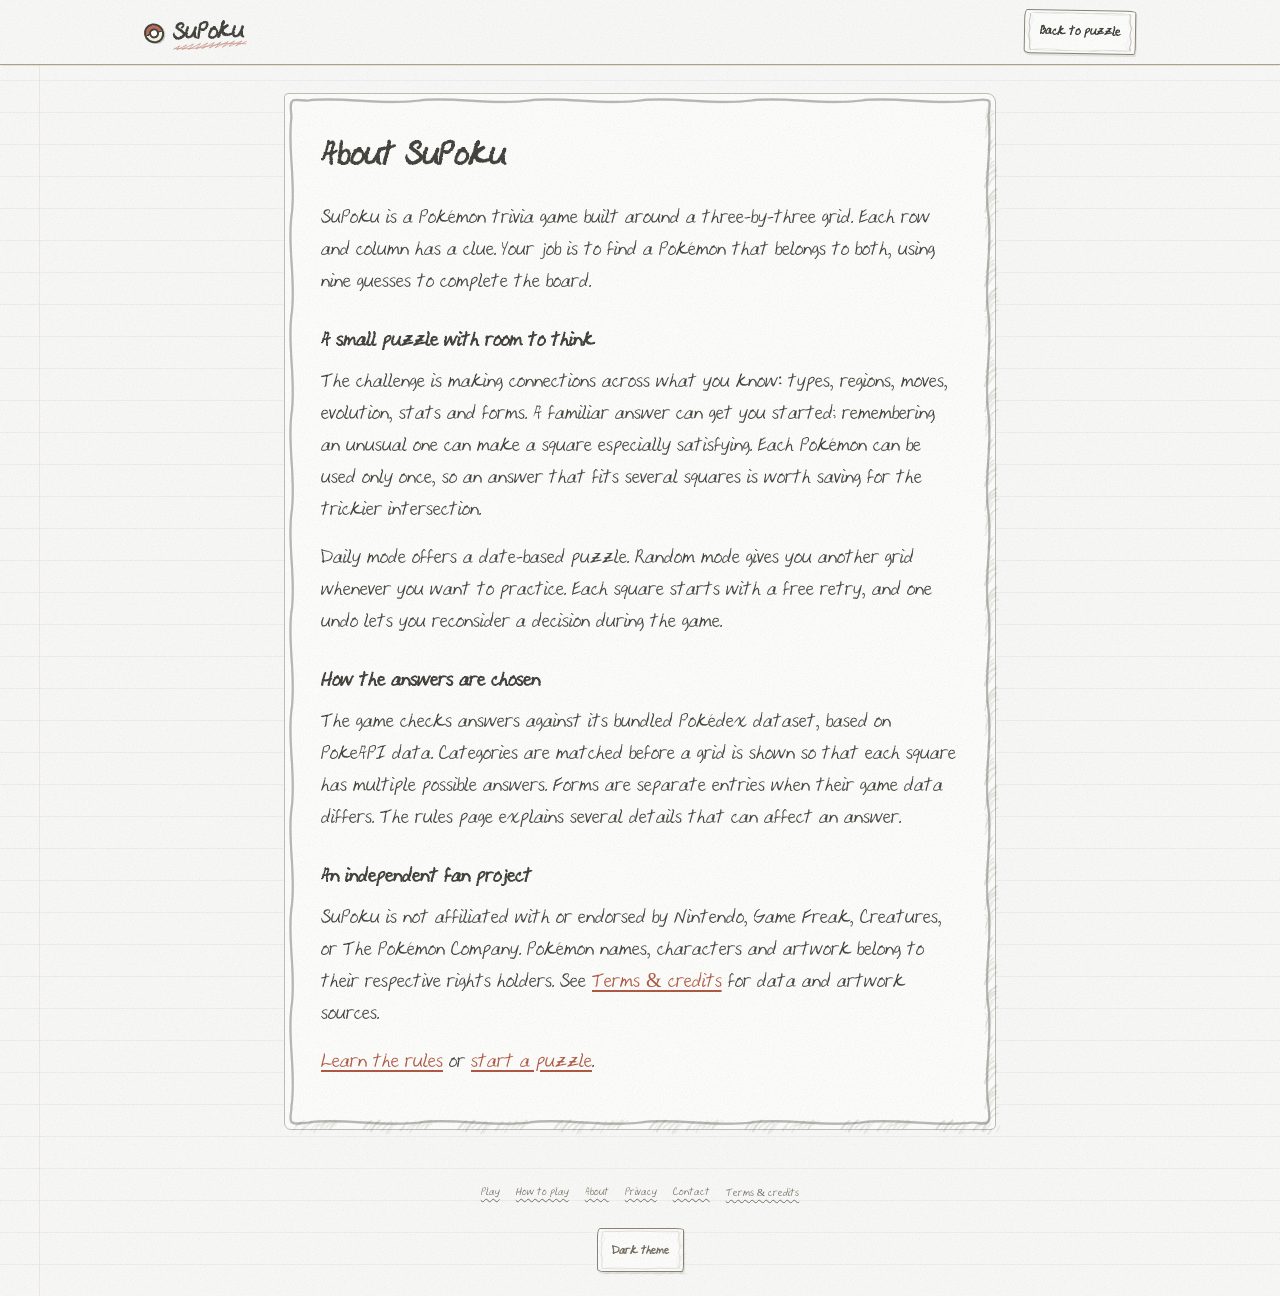
<file: about.html>
<!DOCTYPE html>
<html lang="en"><head><meta charset="utf-8">
<meta name="viewport" content="width=device-width, initial-scale=1">
<title>About SuPoku · SuPoku</title>
<meta name="description" content="An independent Pokémon trivia puzzle with a paper-and-pencil feel.">
<link rel="icon" href="assets/favicon.svg" type="image/svg+xml">
<link rel="canonical" href="https://supoku.net/about.html">
<script src="theme.js"></script><link rel="stylesheet" href="style.css"></head>
<body class="info-page"><header class="topbar"><a class="brand" href="index.html"><span class="ball" aria-hidden="true"></span> SuPoku</a><a class="pill" href="index.html">Back to puzzle</a></header>
<main class="document-page"><article><h1>About SuPoku</h1>
<p>SuPoku is a Pokémon trivia game built around a three-by-three grid. Each row and column has a clue. Your job is to find a Pokémon that belongs to both, using nine guesses to complete the board.</p>
<h2>A small puzzle with room to think</h2>
<p>The challenge is making connections across what you know: types, regions, moves, evolution, stats and forms. A familiar answer can get you started; remembering an unusual one can make a square especially satisfying. Each Pokémon can be used only once, so an answer that fits several squares is worth saving for the trickier intersection.</p>
<p>Daily mode offers a date-based puzzle. Random mode gives you another grid whenever you want to practice. Each square starts with a free retry, and one undo lets you reconsider a decision during the game.</p>
<h2>How the answers are chosen</h2>
<p>The game checks answers against its bundled Pokédex dataset, based on PokeAPI data. Categories are matched before a grid is shown so that each square has multiple possible answers. Forms are separate entries when their game data differs. The rules page explains several details that can affect an answer.</p>
<h2>An independent fan project</h2>
<p>SuPoku is not affiliated with or endorsed by Nintendo, Game Freak, Creatures, or The Pokémon Company. Pokémon names, characters and artwork belong to their respective rights holders. See <a href="terms.html">Terms &amp; credits</a> for data and artwork sources.</p>
<p><a href="how-to-play.html">Learn the rules</a> or <a href="index.html">start a puzzle</a>.</p></article></main>
<footer class="site-footer"><nav aria-label="Site information"><a href="index.html">Play</a><a href="how-to-play.html">How to play</a><a href="about.html">About</a><a href="privacy.html">Privacy</a><a href="contact.html">Contact</a><a href="terms.html">Terms & credits</a></nav></footer><div class="theme-footer"><button class="ghost" type="button" data-theme-toggle aria-pressed="false">Dark theme</button></div></body></html>
</file>
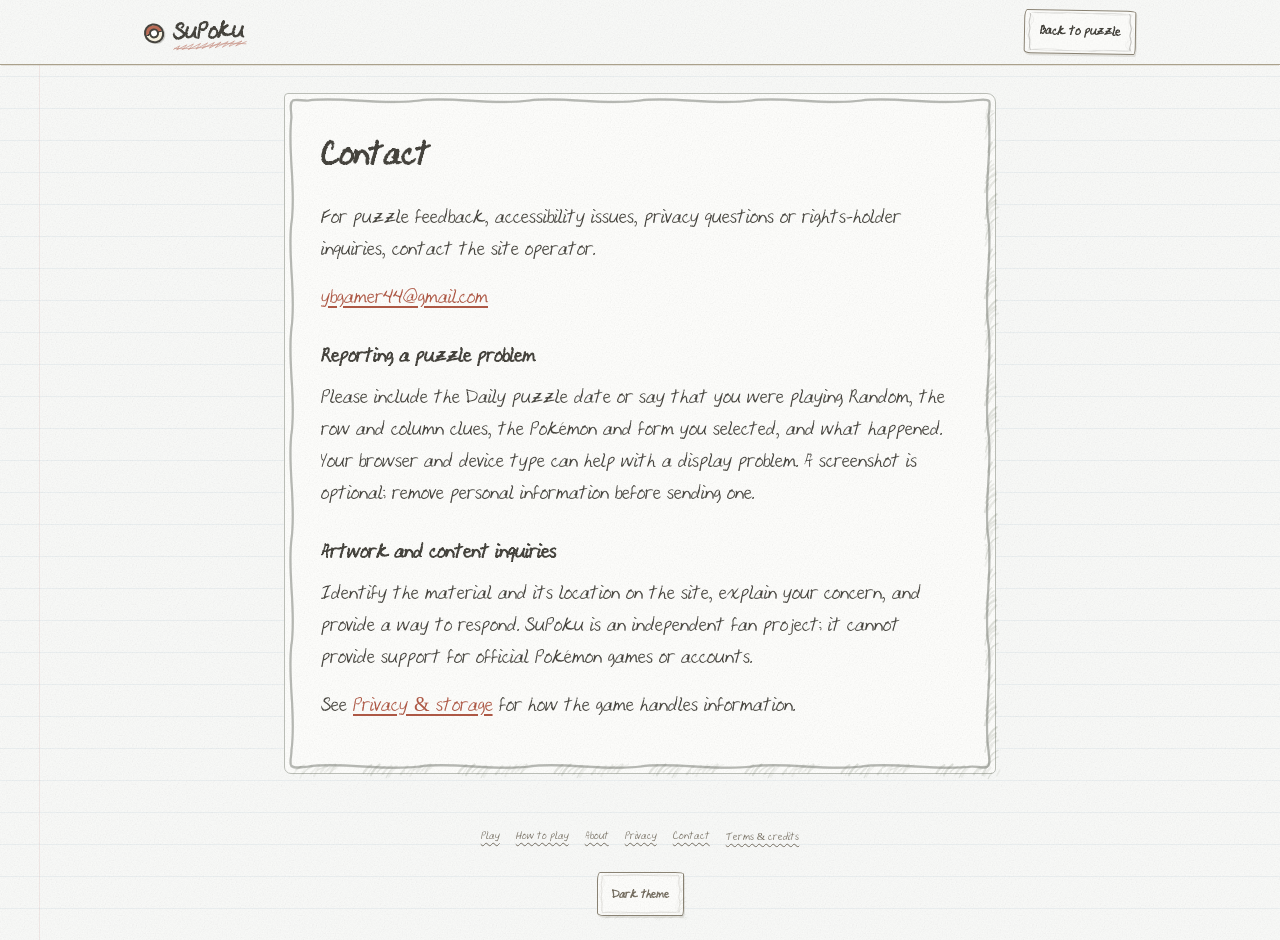
<file: contact.html>
<!DOCTYPE html>
<html lang="en"><head><meta charset="utf-8">
<meta name="viewport" content="width=device-width, initial-scale=1">
<title>Contact · SuPoku</title>
<meta name="description" content="Report a SuPoku puzzle issue or ask about privacy and content.">
<link rel="icon" href="assets/favicon.svg" type="image/svg+xml">
<link rel="canonical" href="https://supoku.net/contact.html">
<script src="theme.js"></script><link rel="stylesheet" href="style.css"></head>
<body class="info-page"><header class="topbar"><a class="brand" href="index.html"><span class="ball" aria-hidden="true"></span> SuPoku</a><a class="pill" href="index.html">Back to puzzle</a></header>
<main class="document-page"><article><h1>Contact</h1>
<p>For puzzle feedback, accessibility issues, privacy questions or rights-holder inquiries, contact the site operator.</p>
<p class="contact-address"><a href="mailto:ybgamer44@gmail.com">ybgamer44@gmail.com</a></p>
<h2>Reporting a puzzle problem</h2>
<p>Please include the Daily puzzle date or say that you were playing Random, the row and column clues, the Pokémon and form you selected, and what happened. Your browser and device type can help with a display problem. A screenshot is optional; remove personal information before sending one.</p>
<h2>Artwork and content inquiries</h2>
<p>Identify the material and its location on the site, explain your concern, and provide a way to respond. SuPoku is an independent fan project; it cannot provide support for official Pokémon games or accounts.</p>
<p>See <a href="privacy.html">Privacy &amp; storage</a> for how the game handles information.</p></article></main>
<footer class="site-footer"><nav aria-label="Site information"><a href="index.html">Play</a><a href="how-to-play.html">How to play</a><a href="about.html">About</a><a href="privacy.html">Privacy</a><a href="contact.html">Contact</a><a href="terms.html">Terms & credits</a></nav></footer><div class="theme-footer"><button class="ghost" type="button" data-theme-toggle aria-pressed="false">Dark theme</button></div></body></html>
</file>
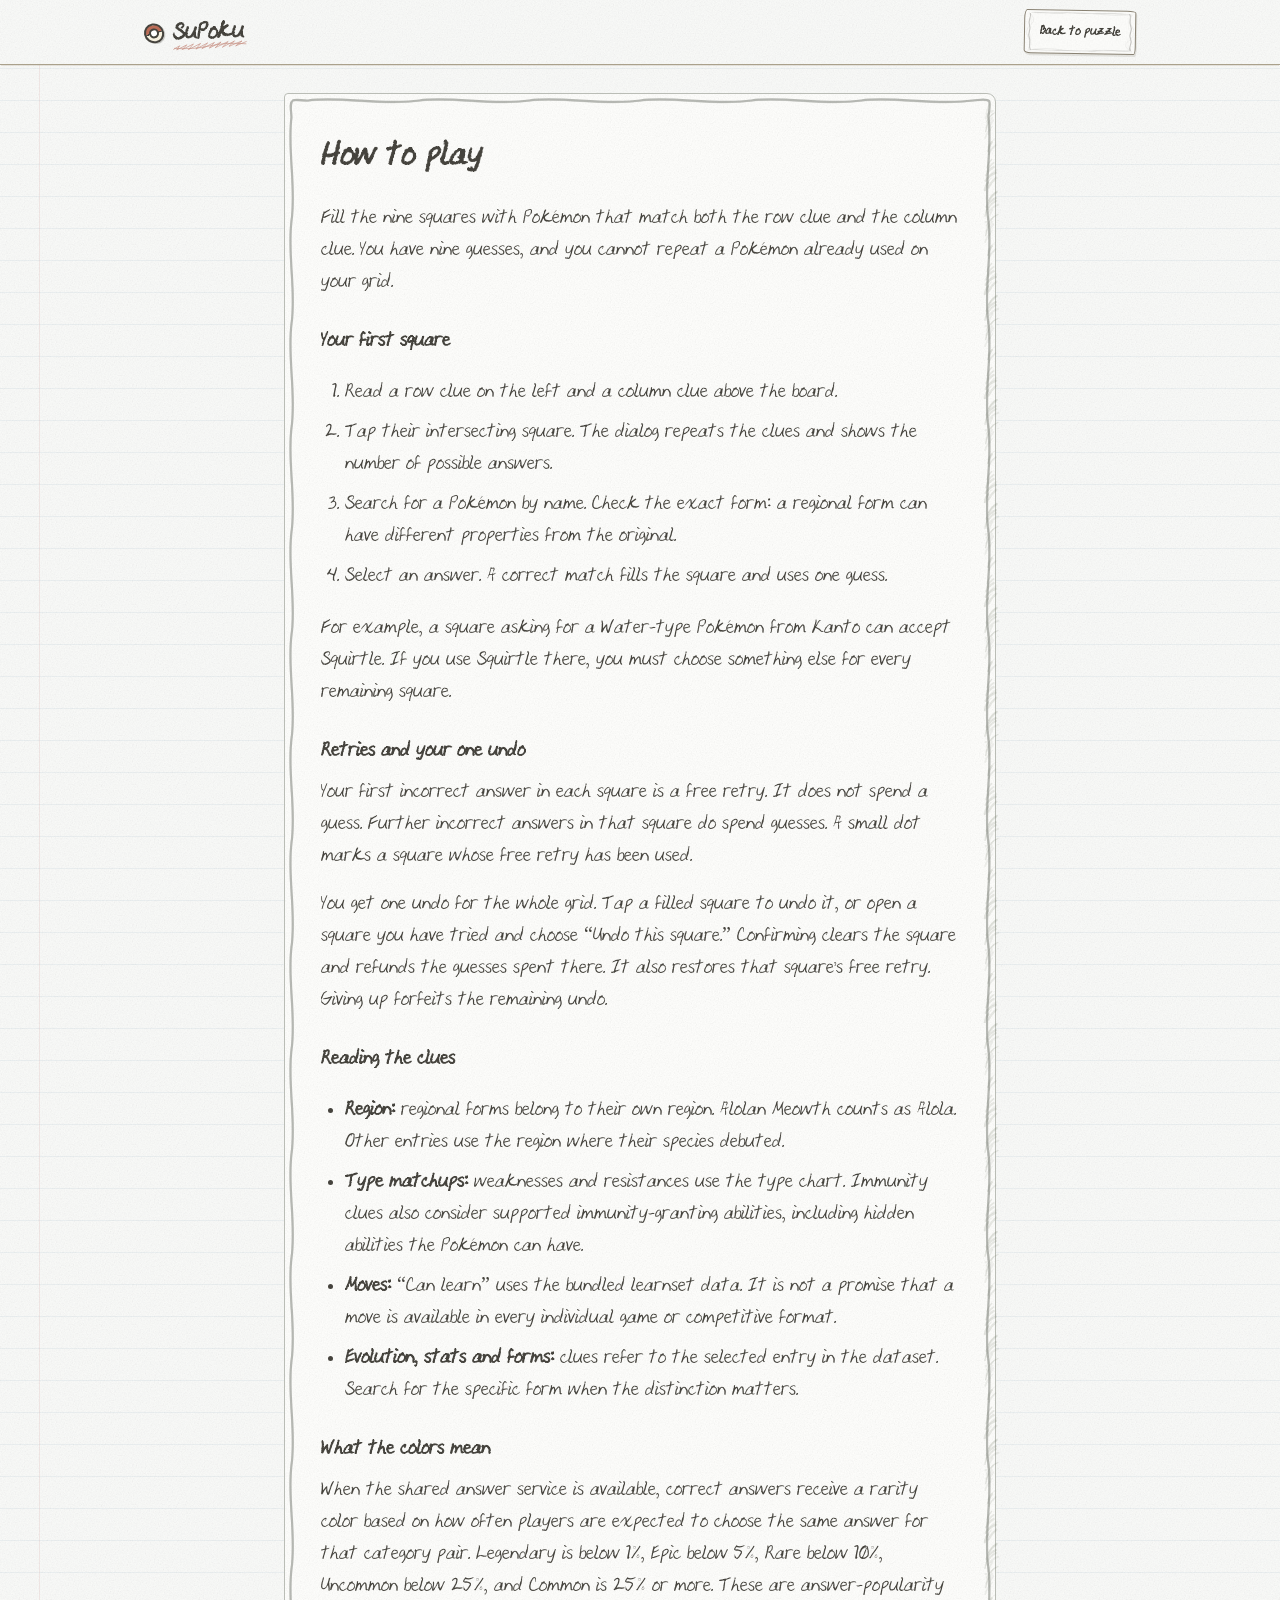
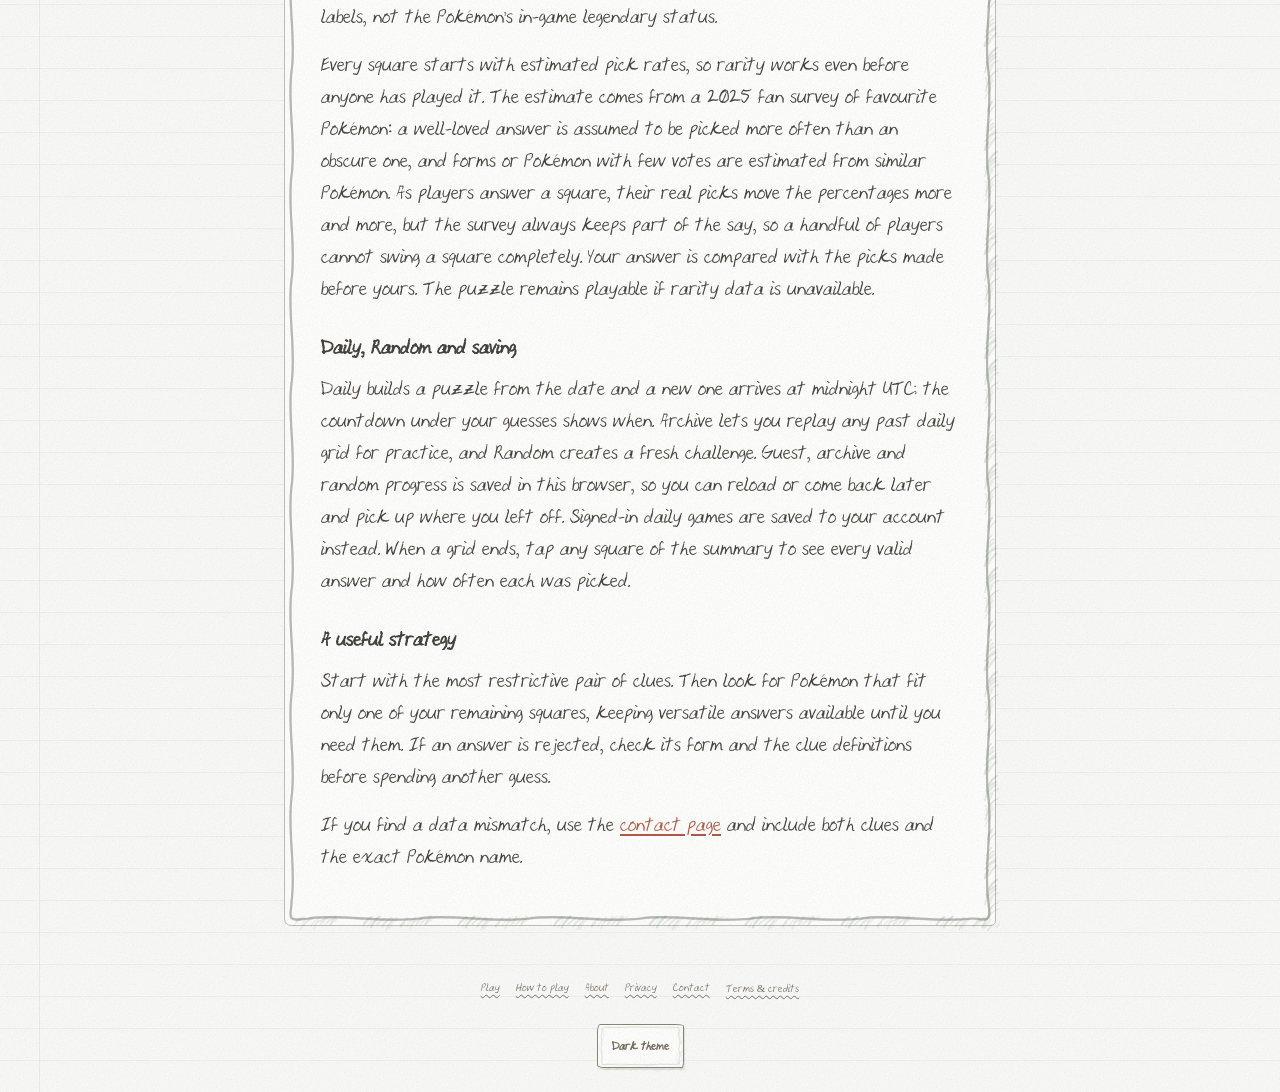
<file: how-to-play.html>
<!DOCTYPE html>
<html lang="en"><head><meta charset="utf-8">
<meta name="viewport" content="width=device-width, initial-scale=1">
<title>How to play · SuPoku</title>
<meta name="description" content="Rules, retries, undo, clue interpretation and rarity in SuPoku.">
<link rel="icon" href="assets/favicon.svg" type="image/svg+xml">
<link rel="canonical" href="https://supoku.net/how-to-play.html">
<script src="theme.js"></script><link rel="stylesheet" href="style.css"></head>
<body class="info-page"><header class="topbar"><a class="brand" href="index.html"><span class="ball" aria-hidden="true"></span> SuPoku</a><a class="pill" href="index.html">Back to puzzle</a></header>
<main class="document-page"><article><h1>How to play</h1>
<p>Fill the nine squares with Pokémon that match both the row clue and the column clue. You have nine guesses, and you cannot repeat a Pokémon already used on your grid.</p>
<h2>Your first square</h2>
<ol><li>Read a row clue on the left and a column clue above the board.</li><li>Tap their intersecting square. The dialog repeats the clues and shows the number of possible answers.</li><li>Search for a Pokémon by name. Check the exact form: a regional form can have different properties from the original.</li><li>Select an answer. A correct match fills the square and uses one guess.</li></ol>
<p>For example, a square asking for a Water-type Pokémon from Kanto can accept Squirtle. If you use Squirtle there, you must choose something else for every remaining square.</p>
<h2>Retries and your one undo</h2>
<p>Your first incorrect answer in each square is a free retry. It does not spend a guess. Further incorrect answers in that square do spend guesses. A small dot marks a square whose free retry has been used.</p>
<p>You get one undo for the whole grid. Tap a filled square to undo it, or open a square you have tried and choose “Undo this square.” Confirming clears the square and refunds the guesses spent there. It also restores that square’s free retry. Giving up forfeits the remaining undo.</p>
<h2>Reading the clues</h2>
<ul><li><strong>Region:</strong> regional forms belong to their own region. Alolan Meowth counts as Alola. Other entries use the region where their species debuted.</li><li><strong>Type matchups:</strong> weaknesses and resistances use the type chart. Immunity clues also consider supported immunity-granting abilities, including hidden abilities the Pokémon can have.</li><li><strong>Moves:</strong> “Can learn” uses the bundled learnset data. It is not a promise that a move is available in every individual game or competitive format.</li><li><strong>Evolution, stats and forms:</strong> clues refer to the selected entry in the dataset. Search for the specific form when the distinction matters.</li></ul>
<h2>What the colors mean</h2>
<p>When the shared answer service is available, correct answers receive a rarity color based on how often players are expected to choose the same answer for that category pair. Legendary is below 1%, Epic below 5%, Rare below 10%, Uncommon below 25%, and Common is 25% or more. These are answer-popularity labels, not the Pokémon’s in-game legendary status.</p>
<p>Every square starts with estimated pick rates, so rarity works even before anyone has played it. The estimate comes from a 2025 fan survey of favourite Pokémon: a well-loved answer is assumed to be picked more often than an obscure one, and forms or Pokémon with few votes are estimated from similar Pokémon. As players answer a square, their real picks move the percentages more and more, but the survey always keeps part of the say, so a handful of players cannot swing a square completely. Your answer is compared with the picks made before yours. The puzzle remains playable if rarity data is unavailable.</p>
<h2>Daily, Random and saving</h2>
<p>Daily builds a puzzle from the date and a new one arrives at midnight UTC; the countdown under your guesses shows when. Archive lets you replay any past daily grid for practice, and Random creates a fresh challenge. Guest, archive and random progress is saved in this browser, so you can reload or come back later and pick up where you left off. Signed-in daily games are saved to your account instead. When a grid ends, tap any square of the summary to see every valid answer and how often each was picked.</p>
<h2>A useful strategy</h2>
<p>Start with the most restrictive pair of clues. Then look for Pokémon that fit only one of your remaining squares, keeping versatile answers available until you need them. If an answer is rejected, check its form and the clue definitions before spending another guess.</p>
<p>If you find a data mismatch, use the <a href="contact.html">contact page</a> and include both clues and the exact Pokémon name.</p></article></main>
<footer class="site-footer"><nav aria-label="Site information"><a href="index.html">Play</a><a href="how-to-play.html">How to play</a><a href="about.html">About</a><a href="privacy.html">Privacy</a><a href="contact.html">Contact</a><a href="terms.html">Terms & credits</a></nav></footer><div class="theme-footer"><button class="ghost" type="button" data-theme-toggle aria-pressed="false">Dark theme</button></div></body></html>
</file>
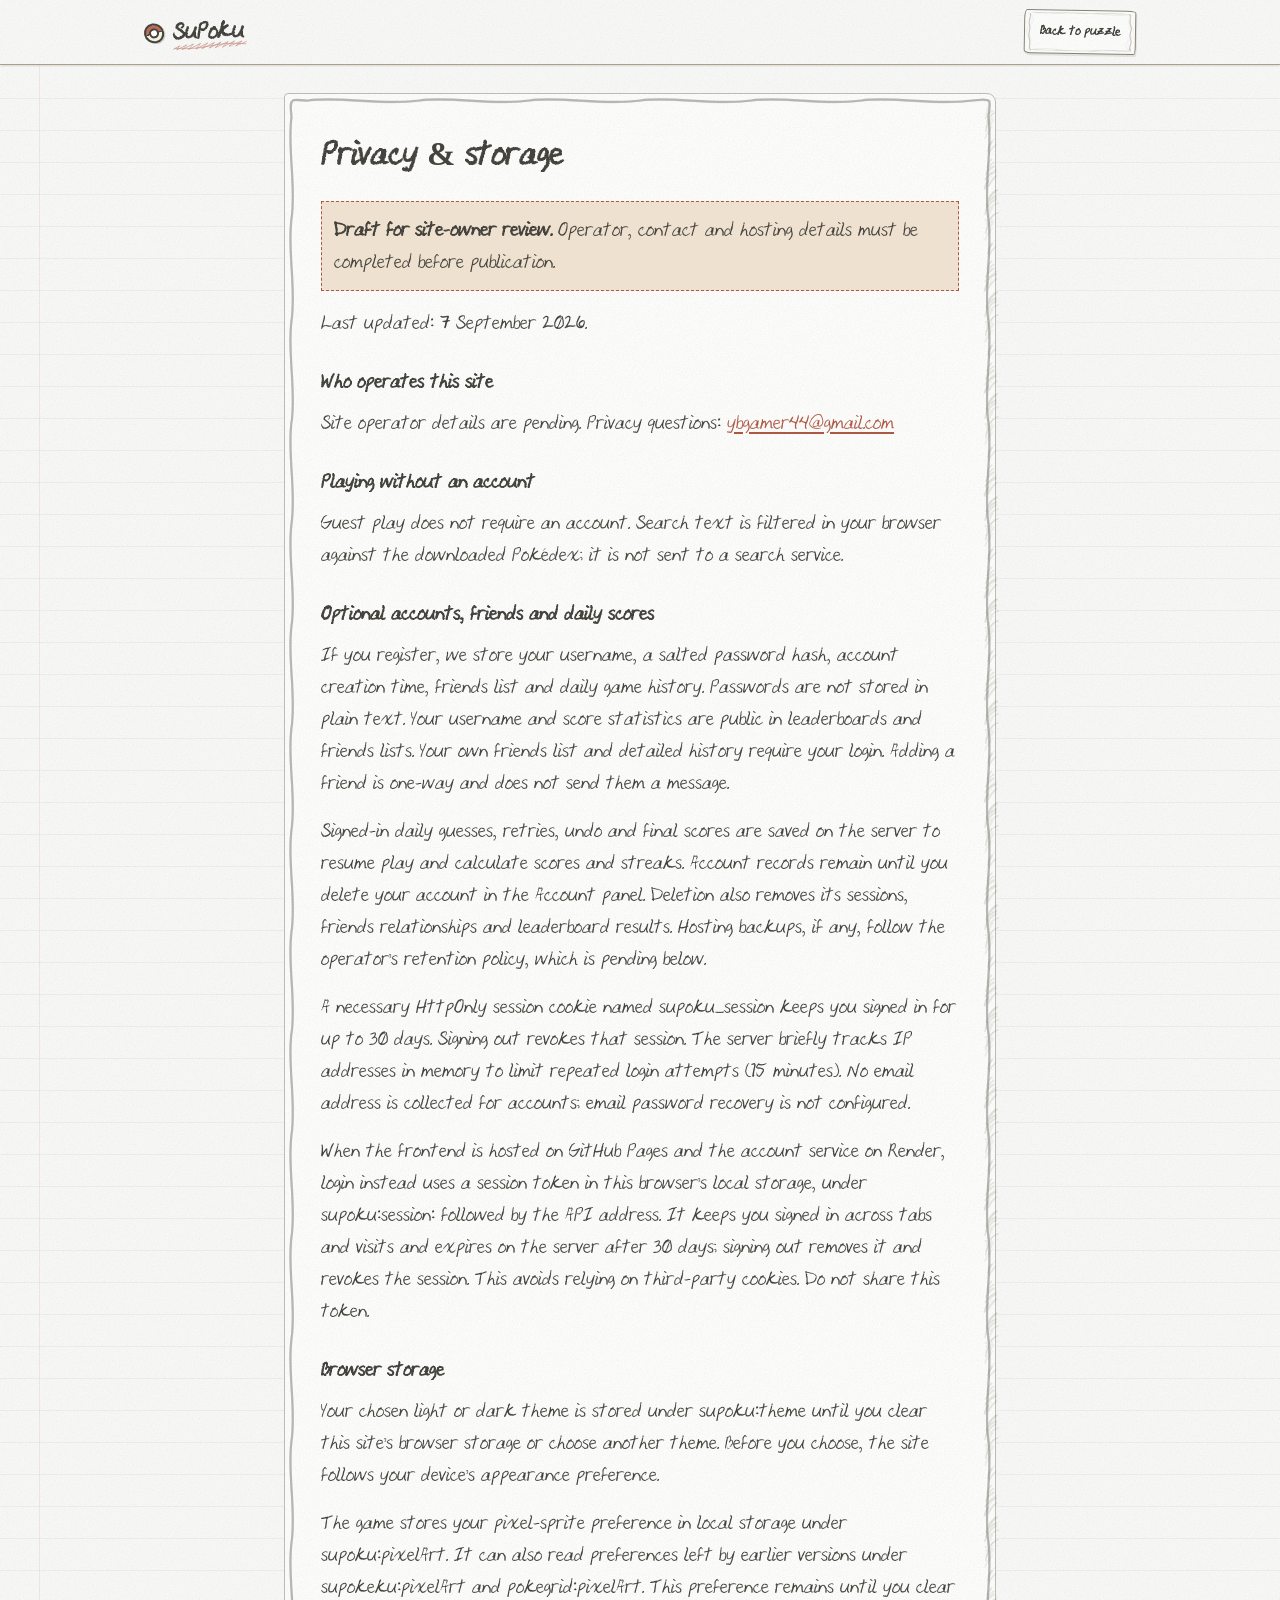
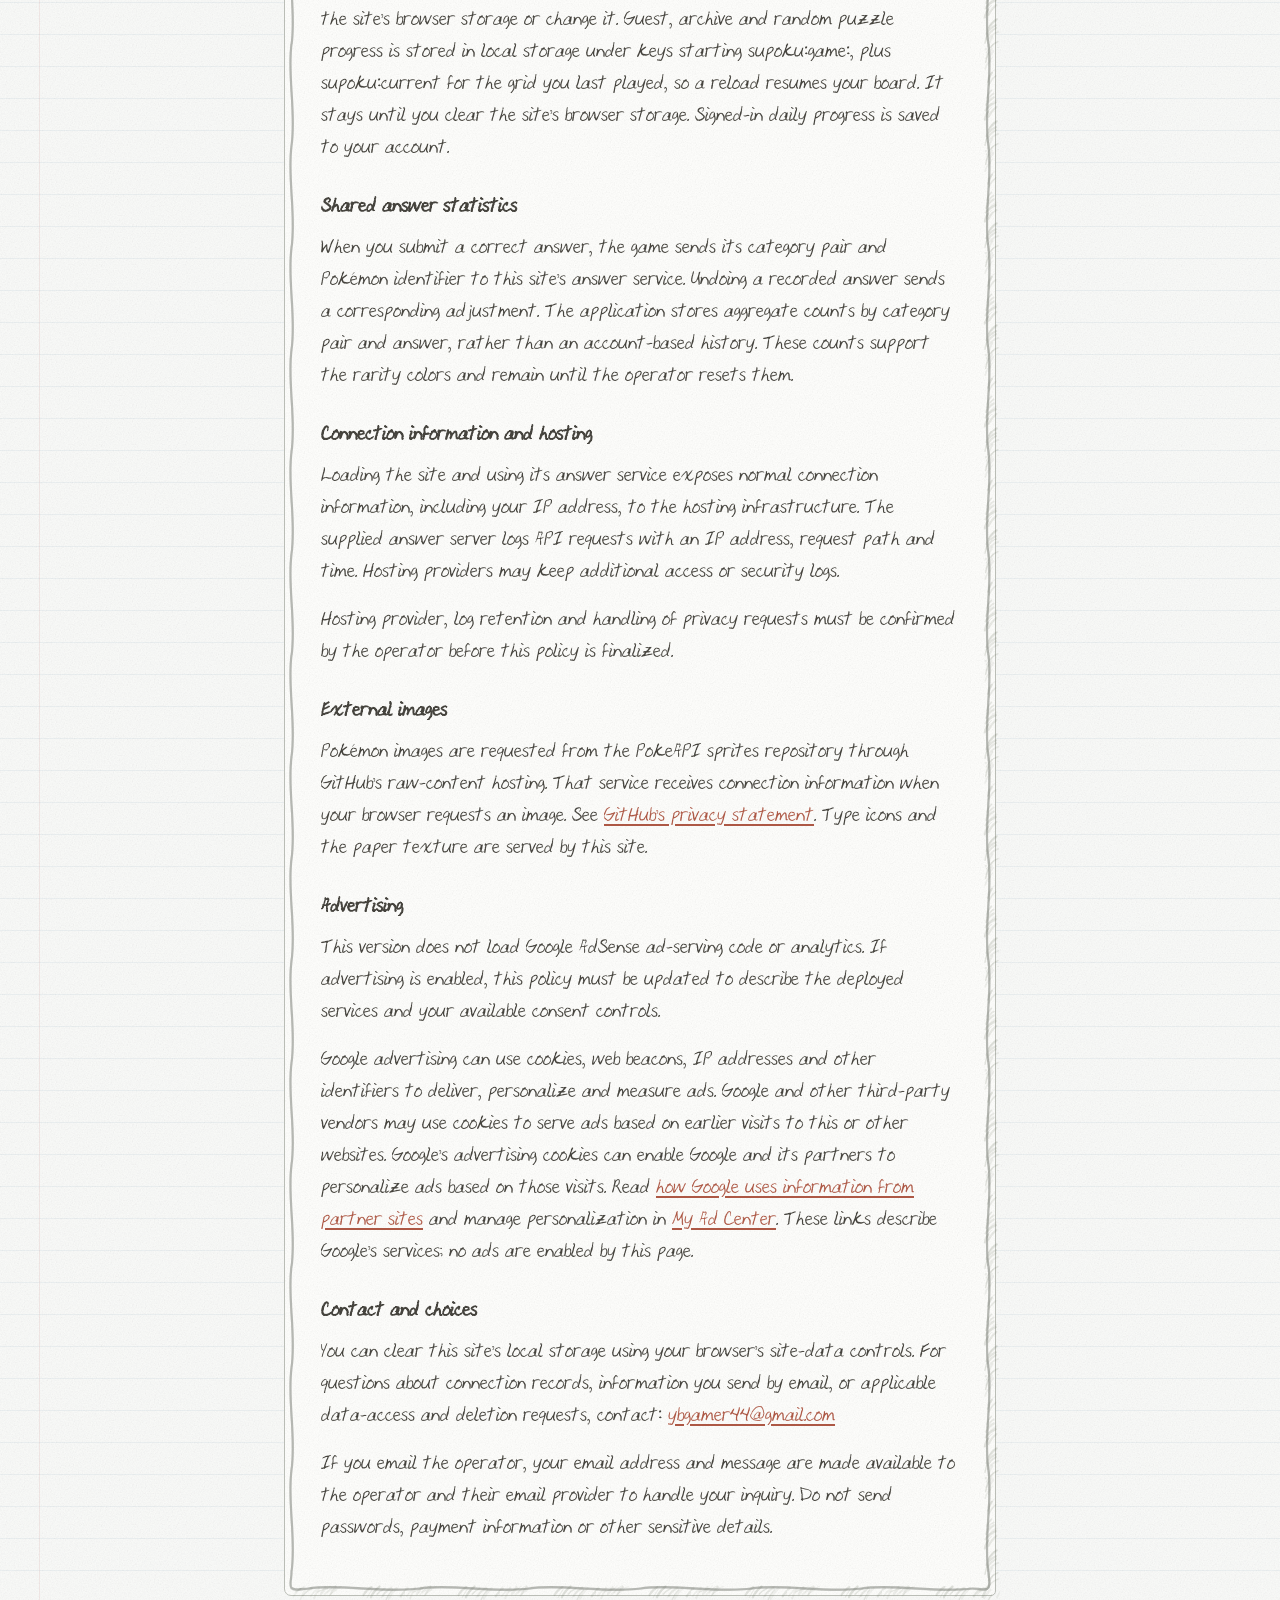
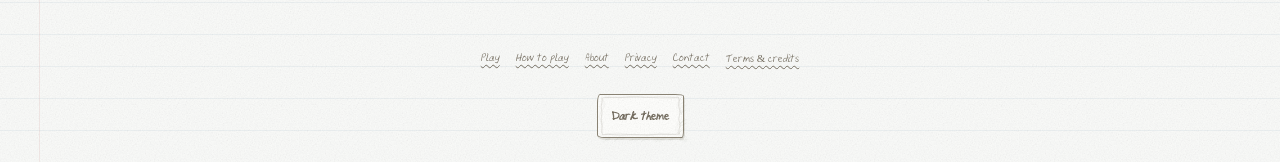
<file: privacy.html>
<!DOCTYPE html>
<html lang="en"><head><meta charset="utf-8">
<meta name="viewport" content="width=device-width, initial-scale=1">
<title>Privacy &amp; storage · SuPoku</title>
<meta name="description" content="How SuPoku uses browser storage, answer tallies and external image hosting.">
<link rel="icon" href="assets/favicon.svg" type="image/svg+xml">
<link rel="canonical" href="https://supoku.net/privacy.html">
<meta name="robots" content="noindex"><script src="theme.js"></script><link rel="stylesheet" href="style.css"></head>
<body class="info-page"><header class="topbar"><a class="brand" href="index.html"><span class="ball" aria-hidden="true"></span> SuPoku</a><a class="pill" href="index.html">Back to puzzle</a></header>
<main class="document-page"><article><h1>Privacy &amp; storage</h1><p class="draft-note"><strong>Draft for site-owner review.</strong> Operator, contact and hosting details must be completed before publication.</p>
<p>Last updated: 7 September 2026.</p>
<h2>Who operates this site</h2><p>Site operator details are pending. Privacy questions: <a href="mailto:ybgamer44@gmail.com">ybgamer44@gmail.com</a></p>
<h2>Playing without an account</h2>
<p>Guest play does not require an account. Search text is filtered in your browser against the downloaded Pokédex; it is not sent to a search service.</p>
<h2>Optional accounts, friends and daily scores</h2>
<p>If you register, we store your username, a salted password hash, account creation time, friends list and daily game history. Passwords are not stored in plain text. Your username and score statistics are public in leaderboards and friends lists. Your own friends list and detailed history require your login. Adding a friend is one-way and does not send them a message.</p>
<p>Signed-in daily guesses, retries, undo and final scores are saved on the server to resume play and calculate scores and streaks. Account records remain until you delete your account in the Account panel. Deletion also removes its sessions, friends relationships and leaderboard results. Hosting backups, if any, follow the operator’s retention policy, which is pending below.</p>
<p>A necessary HttpOnly session cookie named <code>supoku_session</code> keeps you signed in for up to 30 days. Signing out revokes that session. The server briefly tracks IP addresses in memory to limit repeated login attempts (15 minutes). No email address is collected for accounts; email password recovery is not configured.</p>
<p>When the frontend is hosted on GitHub Pages and the account service on Render, login instead uses a session token in this browser’s local storage, under <code>supoku:session:</code> followed by the API address. It keeps you signed in across tabs and visits and expires on the server after 30 days; signing out removes it and revokes the session. This avoids relying on third-party cookies. Do not share this token.</p>
<h2>Browser storage</h2>
<p>Your chosen light or dark theme is stored under <code>supoku:theme</code> until you clear this site’s browser storage or choose another theme. Before you choose, the site follows your device’s appearance preference.</p>
<p>The game stores your pixel-sprite preference in local storage under <code>supoku:pixelArt</code>. It can also read preferences left by earlier versions under <code>supokeku:pixelArt</code> and <code>pokegrid:pixelArt</code>. This preference remains until you clear the site’s browser storage or change it. Guest, archive and random puzzle progress is stored in local storage under keys starting <code>supoku:game:</code>, plus <code>supoku:current</code> for the grid you last played, so a reload resumes your board. It stays until you clear the site’s browser storage. Signed-in daily progress is saved to your account.</p>
<h2>Shared answer statistics</h2>
<p>When you submit a correct answer, the game sends its category pair and Pokémon identifier to this site’s answer service. Undoing a recorded answer sends a corresponding adjustment. The application stores aggregate counts by category pair and answer, rather than an account-based history. These counts support the rarity colors and remain until the operator resets them.</p>
<h2>Connection information and hosting</h2>
<p>Loading the site and using its answer service exposes normal connection information, including your IP address, to the hosting infrastructure. The supplied answer server logs API requests with an IP address, request path and time. Hosting providers may keep additional access or security logs.</p>
<p>Hosting provider, log retention and handling of privacy requests must be confirmed by the operator before this policy is finalized.</p>
<h2>External images</h2>
<p>Pokémon images are requested from the PokeAPI sprites repository through GitHub’s raw-content hosting. That service receives connection information when your browser requests an image. See <a href="https://docs.github.com/en/site-policy/privacy-policies/github-general-privacy-statement">GitHub’s privacy statement</a>. Type icons and the paper texture are served by this site.</p>
<h2>Advertising</h2>
<p>This version does not load Google AdSense ad-serving code or analytics. If advertising is enabled, this policy must be updated to describe the deployed services and your available consent controls.</p>
<p>Google advertising can use cookies, web beacons, IP addresses and other identifiers to deliver, personalize and measure ads. Google and other third-party vendors may use cookies to serve ads based on earlier visits to this or other websites. Google’s advertising cookies can enable Google and its partners to personalize ads based on those visits. Read <a href="https://policies.google.com/technologies/partner-sites">how Google uses information from partner sites</a> and manage personalization in <a href="https://myadcenter.google.com/">My Ad Center</a>. These links describe Google’s services; no ads are enabled by this page.</p>
<h2>Contact and choices</h2>
<p>You can clear this site’s local storage using your browser’s site-data controls. For questions about connection records, information you send by email, or applicable data-access and deletion requests, contact: <a href="mailto:ybgamer44@gmail.com">ybgamer44@gmail.com</a></p>
<p>If you email the operator, your email address and message are made available to the operator and their email provider to handle your inquiry. Do not send passwords, payment information or other sensitive details.</p></article></main>
<footer class="site-footer"><nav aria-label="Site information"><a href="index.html">Play</a><a href="how-to-play.html">How to play</a><a href="about.html">About</a><a href="privacy.html">Privacy</a><a href="contact.html">Contact</a><a href="terms.html">Terms & credits</a></nav></footer><div class="theme-footer"><button class="ghost" type="button" data-theme-toggle aria-pressed="false">Dark theme</button></div></body></html>
</file>
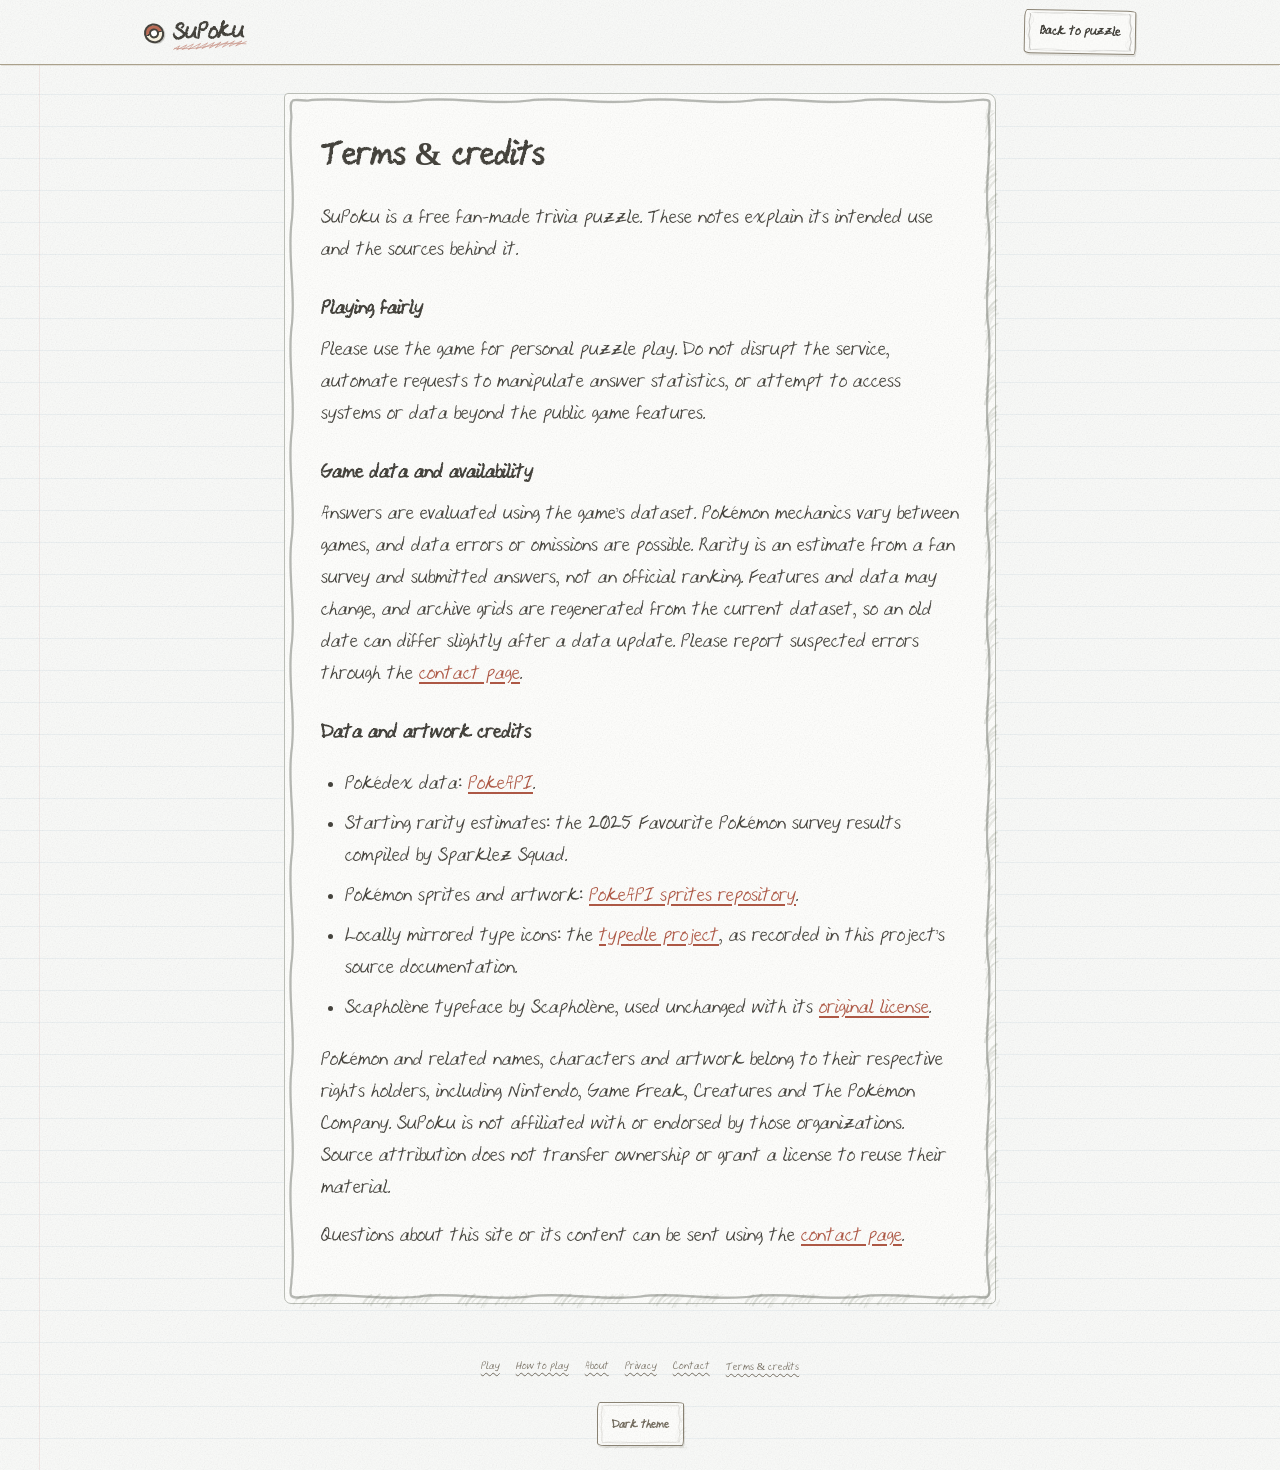
<file: terms.html>
<!DOCTYPE html>
<html lang="en"><head><meta charset="utf-8">
<meta name="viewport" content="width=device-width, initial-scale=1">
<title>Terms &amp; credits · SuPoku</title>
<meta name="description" content="Use of SuPoku and acknowledgment of its data and artwork sources.">
<link rel="icon" href="assets/favicon.svg" type="image/svg+xml">
<link rel="canonical" href="https://supoku.net/terms.html">
<script src="theme.js"></script><link rel="stylesheet" href="style.css"></head>
<body class="info-page"><header class="topbar"><a class="brand" href="index.html"><span class="ball" aria-hidden="true"></span> SuPoku</a><a class="pill" href="index.html">Back to puzzle</a></header>
<main class="document-page"><article><h1>Terms &amp; credits</h1>
<p>SuPoku is a free fan-made trivia puzzle. These notes explain its intended use and the sources behind it.</p>
<h2>Playing fairly</h2>
<p>Please use the game for personal puzzle play. Do not disrupt the service, automate requests to manipulate answer statistics, or attempt to access systems or data beyond the public game features.</p>
<h2>Game data and availability</h2>
<p>Answers are evaluated using the game’s dataset. Pokémon mechanics vary between games, and data errors or omissions are possible. Rarity is an estimate from a fan survey and submitted answers, not an official ranking. Features and data may change, and archive grids are regenerated from the current dataset, so an old date can differ slightly after a data update. Please report suspected errors through the <a href="contact.html">contact page</a>.</p>
<h2>Data and artwork credits</h2>
<ul><li>Pokédex data: <a href="https://github.com/PokeAPI/pokeapi">PokeAPI</a>.</li><li>Starting rarity estimates: the 2025 Favourite Pokémon survey results compiled by Sparklez Squad.</li><li>Pokémon sprites and artwork: <a href="https://github.com/PokeAPI/sprites">PokeAPI sprites repository</a>.</li><li>Locally mirrored type icons: the <a href="https://github.com/yousif720/typedle">typedle project</a>, as recorded in this project’s source documentation.</li><li>Scapholène typeface by Scapholène, used unchanged with its <a href="assets/fonts/LICENSE_Scapholene.txt">original license</a>.</li></ul>
<p>Pokémon and related names, characters and artwork belong to their respective rights holders, including Nintendo, Game Freak, Creatures and The Pokémon Company. SuPoku is not affiliated with or endorsed by those organizations. Source attribution does not transfer ownership or grant a license to reuse their material.</p>
<p>Questions about this site or its content can be sent using the <a href="contact.html">contact page</a>.</p></article></main>
<footer class="site-footer"><nav aria-label="Site information"><a href="index.html">Play</a><a href="how-to-play.html">How to play</a><a href="about.html">About</a><a href="privacy.html">Privacy</a><a href="contact.html">Contact</a><a href="terms.html">Terms & credits</a></nav></footer><div class="theme-footer"><button class="ghost" type="button" data-theme-toggle aria-pressed="false">Dark theme</button></div></body></html>
</file>
<file: style.css>
@font-face {
  font-family: "Scapholene";
  src: url("assets/fonts/Scapholene.ttf") format("truetype");
  font-weight: 400;
  font-style: normal;
  font-display: swap;
}

:root {
  --bg: #f3efe5;
  --card: #faf7ef;
  --ink: #45433d;
  --muted: #756e61;
  --line: #bab2a1;
  --accent: #ad5845;
  --bad: #a34449;

  --radius: 14px;
  --radius-sm: 10px;

  /* Board metrics. The row-header column is narrower than the play squares so
     the squares get the space, and the Pokemon sits small inside its square. */
  --cell: 116px;
  --head: 96px;
  --gap: 8px;
  --mon: 54px;

  --shadow-sm: 0 1px 2px rgba(16, 24, 40, .05);
  --shadow-md: 0 4px 14px rgba(16, 24, 40, .07);
  --shadow-lg: 0 18px 46px rgba(16, 24, 40, .22);
}

* { box-sizing: border-box; }

/* author display rules must not defeat the hidden attribute */
[hidden] { display: none !important; }

body {
  margin: 0;
  font-family: "Segoe Print", "Bradley Hand", "Chalkboard SE", cursive;
  background: var(--bg);
  color: var(--ink);
  -webkit-font-smoothing: antialiased;
  -webkit-tap-highlight-color: transparent;
}

button { font-family: inherit; }

/* ------------------------------------------------------------- topbar --- */
.topbar {
  display: flex; align-items: center; justify-content: space-between;
  gap: 16px; padding: 11px 20px;
  background: var(--card); border-bottom: 1px solid var(--line);
  position: sticky; top: 0; z-index: 40;
}
.brand {
  display: flex; align-items: center; gap: 9px;
  font-size: 18px; font-weight: 800; letter-spacing: -.01em;
}
.ball {
  width: 20px; height: 20px; border-radius: 50%; flex: none;
  background: linear-gradient(180deg, var(--accent) 0 48%, #fff 48% 52%, #f3f5f8 52% 100%);
  border: 2px solid var(--ink); position: relative;
}
.ball::after {
  content: ""; position: absolute; inset: 0; margin: auto;
  width: 6px; height: 6px; border-radius: 50%;
  background: #fff; border: 2px solid var(--ink);
}
.topbar-actions { display: flex; gap: 7px; align-items: center; }

.pill {
  border: 1px solid var(--line); background: var(--card); color: var(--muted);
  font: inherit; font-size: 13px; font-weight: 600;
  padding: 7px 15px; border-radius: 999px; cursor: pointer;
  transition: background .12s, color .12s, border-color .12s;
}
.pill:hover { color: var(--ink); }
.pill.is-active { background: var(--ink); border-color: var(--ink); color: #fff; }

/* ------------------------------------------------------------ settings --- */
.settings { position: relative; }
.cog {
  display: flex; align-items: center; justify-content: center;
  width: 33px; height: 33px; padding: 0;
  border: 1px solid var(--line); border-radius: 50%;
  background: var(--card); color: var(--muted); cursor: pointer;
  transition: color .12s, border-color .12s;
}
.cog:hover, .cog[aria-expanded="true"] { color: var(--ink); border-color: var(--muted); }

.settings-pop {
  position: absolute; top: 42px; right: 0; z-index: 60;
  width: 212px; padding: 13px 14px;
  background: var(--card); border: 1px solid var(--line);
  border-radius: 12px; box-shadow: var(--shadow-lg);
}
.set-title {
  font-size: 10px; font-weight: 700; letter-spacing: .08em;
  text-transform: uppercase; color: var(--muted); margin-bottom: 9px;
}
.switch-row {
  display: flex; align-items: center; justify-content: space-between;
  gap: 10px; font-size: 13px; font-weight: 600; cursor: pointer;
}
.switch-row input { position: absolute; opacity: 0; pointer-events: none; }
.switch {
  position: relative; flex: none; width: 38px; height: 22px;
  border-radius: 999px; background: var(--line); transition: background .15s;
}
.switch::after {
  content: ""; position: absolute; top: 3px; left: 3px;
  width: 16px; height: 16px; border-radius: 50%;
  background: #fff; box-shadow: 0 1px 3px rgba(0, 0, 0, .25);
  transition: transform .15s;
}
.switch-row input:checked + .switch { background: var(--accent); }
.switch-row input:checked + .switch::after { transform: translateX(16px); }
.switch-row input:focus-visible + .switch { outline: 2px solid var(--ink); outline-offset: 2px; }
.set-note { margin: 9px 0 0; font-size: 11px; color: var(--muted); line-height: 1.45; }

/* -------------------------------------------------------------- board --- */
main { padding: 26px 16px 56px; }

.board-wrap {
  display: flex; align-items: flex-start; justify-content: center;
  gap: 26px; flex-wrap: wrap;
}

.board {
  display: grid;
  grid-template-columns: var(--head) repeat(3, var(--cell));
  grid-template-rows: var(--head) repeat(3, var(--cell));
  gap: var(--gap);
}

/* category headers */
.cat {
  display: flex; flex-direction: column; align-items: center; justify-content: center;
  gap: 3px; padding: 4px; text-align: center; line-height: 1.15;
  overflow: hidden;
}
.cat-top {
  font-size: 9px; font-weight: 700; letter-spacing: .08em;
  color: var(--muted); text-transform: uppercase;
}
.cat-main {
  font-size: 13px; font-weight: 800; text-transform: uppercase;
  letter-spacing: -.01em; overflow-wrap: anywhere;
}
.cat-icon { width: 30px; height: 30px; object-fit: contain; margin-bottom: 1px; }
/* a plain type clue is shown as its icon alone, so give it the whole square */
.cat-icon-solo { width: 48px; height: 48px; object-fit: contain; }
.crit-icon-solo { width: 42px; height: 42px; object-fit: contain; }

/* inline type icon, used in search results */
.ticon { width: 16px; height: 16px; object-fit: contain; vertical-align: -3px; }
.crit-icon { width: 28px; height: 28px; object-fit: contain; margin-bottom: 3px; }

.corner {
  display: flex; flex-direction: column; align-items: center; justify-content: center;
  gap: 5px;
}

/* play squares */
.cell {
  position: relative;
  background: var(--card); border: 1px solid var(--line);
  border-radius: var(--radius-sm); box-shadow: var(--shadow-sm);
  cursor: pointer; padding: 6px 5px; overflow: hidden;
  display: flex; flex-direction: column; align-items: center; justify-content: center;
  gap: 3px;
  transition: box-shadow .12s, border-color .12s, transform .12s;
}
.cell:hover:not(.filled):not(.locked) {
  border-color: var(--accent);
  box-shadow: 0 0 0 2px rgba(227, 53, 13, .16), var(--shadow-sm);
}
.cell.filled, .cell.locked { cursor: default; }
.cell img { width: var(--mon); height: var(--mon); object-fit: contain; }
.cell .cname {
  font-size: 9.5px; font-weight: 700; text-align: center; line-height: 1.2;
  max-width: 100%; overflow: hidden; overflow-wrap: anywhere;
  display: -webkit-box; -webkit-line-clamp: 2; -webkit-box-orient: vertical;
}
.cell.miss { background: #fdf0f1; border-color: #f0c8cd; }
.cell.miss .cname { color: var(--bad); }

/* a filled square you can still spend the undo on */
.cell.undoable { cursor: pointer; }
.cell.undoable:hover { box-shadow: 0 0 0 2px rgba(123, 135, 148, .35), var(--shadow-sm); }

/* a square whose free retry has been spent */
.cell.used-retry::after {
  content: ""; position: absolute; top: 6px; right: 6px;
  width: 6px; height: 6px; border-radius: 50%; background: #e78b96;
}

@keyframes shake {
  0%,100% { transform: translateX(0); }
  25% { transform: translateX(-6px); }
  75% { transform: translateX(6px); }
}
.shake { animation: shake .28s; }

/* ------------------------------------------------------------- rarity --- */
/* Tint by how many other players gave the same answer. */
.cell.tier-legendary,
.cell.tier-epic,
.cell.tier-rare,
.cell.tier-uncommon,
.cell.tier-common { border-width: 2px; }

.tier-legendary { background: #ffd873; border-color: #c08a00; }
.tier-epic      { background: #d7bdfa; border-color: #6d28d9; }
.tier-rare      { background: #a9d2fb; border-color: #1667c8; }
.tier-uncommon  { background: #98e3b0; border-color: #17833f; }
.tier-common    { background: #cfd8e5; border-color: #74839a; }

.rarity {
  position: absolute; top: 5px; left: 5px;
  font-size: 9px; font-weight: 800;
  padding: 1.5px 5px; border-radius: 6px;
  background: #fff; color: var(--ink);
  box-shadow: 0 1px 2px rgba(0, 0, 0, .14);
}

.legend {
  display: flex; flex-wrap: wrap; gap: 7px 15px;
  justify-content: center; margin-top: 24px;
  font-size: 10.5px; font-weight: 600; color: var(--muted);
}
.legend-item { display: flex; align-items: center; gap: 5px; }
.legend-item i {
  width: 13px; height: 13px; border-radius: 3px;
  border: 1px solid; display: inline-block;
}

/* ---------------------------------------------------------- scorepanel --- */
.scorepanel { display: flex; flex-direction: column; gap: 9px; width: 166px; }

.panel-card {
  background: var(--card); border: 1px solid var(--line);
  border-radius: 12px; padding: 12px 14px; box-shadow: var(--shadow-sm);
}

.guess-head { display: flex; align-items: baseline; justify-content: space-between; gap: 8px; }
.score-label {
  font-size: 10px; font-weight: 700; letter-spacing: .07em;
  color: var(--muted); text-transform: uppercase; line-height: 1.3;
}
.score-value { font-size: 30px; font-weight: 800; line-height: 1; font-variant-numeric: tabular-nums; }

/* nine bars, one per guess, dimming as they are spent */
.pips { display: flex; gap: 4px; margin-top: 11px; }
.pip { flex: 1; height: 5px; border-radius: 3px; background: var(--accent); }
.pip.spent { background: var(--line); }

.undo-card {
  display: flex; align-items: center; gap: 8px;
  font-size: 12px; font-weight: 600; padding: 11px 13px;
}
.undo-icon { font-size: 15px; line-height: 1; }
.undo-card.is-ready { color: var(--ink); box-shadow: inset 3px 0 0 var(--accent), var(--shadow-sm); }
.undo-card.is-spent { color: var(--muted); border-style: dashed; background: transparent; box-shadow: none; }
.undo-card.is-spent .undo-icon { opacity: .45; }

.score-sub { font-size: 11px; color: var(--muted); text-align: center; }

.ghost {
  border: 1px solid var(--line); background: var(--card); color: var(--muted);
  font: inherit; font-size: 12px; font-weight: 600;
  padding: 10px 14px; border-radius: 10px; cursor: pointer;
  transition: color .12s, border-color .12s;
}
.ghost:hover { color: var(--bad); border-color: var(--bad); }
.ghost:disabled { opacity: .4; cursor: default; }
.ghost:disabled:hover { color: var(--muted); border-color: var(--line); }
.ghost.wide { width: 100%; }

.hint { text-align: center; color: var(--muted); font-size: 12.5px; margin-top: 18px; }
.loading { text-align: center; padding: 80px 20px; color: var(--muted); }

/* -------------------------------------------------------------- sheet --- */
.overlay {
  position: fixed; inset: 0; background: rgba(20, 28, 38, .55);
  display: flex; align-items: flex-start; justify-content: center;
  padding: 7vh 14px 14px; z-index: 50;
  overflow-y: auto;
}
.sheet {
  background: var(--card); border-radius: var(--radius); width: 100%; max-width: 430px;
  padding: 22px; position: relative; box-shadow: var(--shadow-lg);
}
.sheet-close {
  position: absolute; top: 8px; right: 10px; border: 0; background: none;
  width: 32px; height: 32px; font-size: 24px; line-height: 1;
  color: var(--muted); cursor: pointer;
}
.sheet-close:hover { color: var(--ink); }

.sheet-crit { display: flex; align-items: center; justify-content: center; gap: 14px; margin-bottom: 16px; }
.crit { text-align: center; flex: 1; min-width: 0; }
.crit-top {
  display: block; font-size: 9.5px; font-weight: 700; letter-spacing: .09em;
  color: var(--muted); text-transform: uppercase;
}
.crit-main { display: block; font-size: 15px; font-weight: 800; text-transform: uppercase; overflow-wrap: anywhere; }
.crit-x { color: var(--muted); font-size: 18px; flex: none; }

.answer-count {
  text-align: center; font-size: 12px; font-weight: 600; color: var(--muted);
  margin: -6px 0 13px;
}
.sheet-miss {
  text-align: center; font-size: 12.5px; font-weight: 600;
  color: var(--bad); margin: -6px 0 12px;
}
.undo-square {
  display: block; margin: 0 auto 12px;
  border: 1px solid var(--line); background: var(--card); color: var(--muted);
  font: inherit; font-size: 12px; font-weight: 600;
  padding: 8px 14px; border-radius: 8px; cursor: pointer;
}
.undo-square:hover { color: var(--ink); border-color: var(--muted); }

#search {
  width: 100%; font: inherit; font-size: 16px; padding: 11px 13px;
  border: 1px solid var(--line); border-radius: 9px; outline: none;
}
#search:focus { border-color: var(--accent); }

.results { list-style: none; margin: 10px 0 0; padding: 0; max-height: 44vh; overflow-y: auto; }
.results li {
  display: flex; align-items: center; gap: 10px; padding: 6px 8px;
  border-radius: 8px; cursor: pointer;
}
.results li:hover, .results li.sel { background: #f1f4f9; }
.results img { width: 40px; height: 40px; object-fit: contain; flex: none; }
.results .rname { font-size: 14px; font-weight: 600; }
.results .rmeta { font-size: 11px; color: var(--muted); }
.results .empty { color: var(--muted); font-size: 13px; padding: 10px 8px; cursor: default; }

/* --------------------------------------------------------- done sheet --- */
.sheet-done { text-align: center; max-width: 400px; }
.sheet-done h2 { margin: 4px 0 4px; font-size: 22px; }
.sheet-done p { margin: 0 0 14px; color: var(--muted); font-size: 14px; }
.done-grid {
  display: grid; grid-template-columns: repeat(3, 1fr); gap: 6px;
  margin-bottom: 16px; font-size: 11px;
}
.done-grid > button {
  background: #f1f4f9; border-radius: 8px; padding: 8px 4px;
  display: flex; flex-direction: column; align-items: center; gap: 3px;
}
.done-grid img { width: 42px; height: 42px; object-fit: contain; }
.done-grid img.faded { opacity: .45; }
.done-grid .miss-txt { color: var(--muted); }
.done-score { margin: 0 0 6px; font-size: 12.5px; font-weight: 700; color: var(--ink); }
.done-hint { font-size: 12px; color: var(--muted); margin: 0 0 14px; }

/* nearest-neighbour only where a real pixel sprite is being shown */
body.pixel-art img.poke, img.poke.is-sprite { image-rendering: pixelated; }

.sheet-confirm { text-align: center; max-width: 360px; }
.sheet-confirm h2 { margin: 4px 0 8px; font-size: 19px; }
.sheet-confirm p { margin: 0 0 18px; color: var(--muted); font-size: 13.5px; }
.confirm-actions { display: flex; gap: 10px; }
.confirm-actions .ghost, .confirm-actions .primary { flex: 1; padding: 11px 14px; }

.primary {
  border: 0; background: var(--accent); color: #fff; font: inherit;
  font-size: 14px; font-weight: 700; padding: 12px 22px;
  border-radius: 10px; cursor: pointer; width: 100%;
}
.primary:hover { filter: brightness(1.06); }

/* -------------------------------------------------------------- toast --- */
.toast {
  position: fixed; left: 50%; bottom: 22px; transform: translateX(-50%);
  background: var(--ink); color: #fff; font-size: 13px; font-weight: 600;
  padding: 11px 18px; border-radius: 10px; z-index: 80;
  box-shadow: 0 8px 24px rgba(0, 0, 0, .25); max-width: calc(100vw - 28px);
  text-align: center;
}
.toast b { color: #ffb4a6; }

/* Sketchbook finish: local paper grain, uneven pencil contours, soft pigment. */
body {
  min-height: 100vh;
  background-image: url("assets/paper-grain.svg"),
    radial-gradient(ellipse at 45% 20%, #fffdf680, transparent 75%);
}

.topbar {
  background: var(--bg) url("assets/paper-grain.svg");
  border-bottom: 1px solid #aaa18c;
  box-shadow: 0 2px 0 -1px #aaa18c40;
  padding: 14px max(24px, calc((100vw - 1000px) / 2));
}
.brand { font-size: 24px; font-weight: 700; transform: rotate(-2deg); }
.ball {
  border-radius: 48% 52% 46% 54%;
  background: linear-gradient(175deg, #ba6c57 0 46%, var(--ink) 47% 53%, #f6f0df 54%);
  box-shadow: 1px 1px 0 #45433d40;
}
.pill, .cog, .ghost, .undo-square, .primary {
  border: 1px solid #898273;
  border-radius: 5px 12px 4px 10px / 10px 4px 12px 5px;
  background-image: url("assets/paper-grain.svg");
  box-shadow: 1px 2px 0 #514a3520;
}
.pill { color: var(--ink); }
.pill.is-active {
  color: var(--accent); border-color: var(--accent); background-color: #efe1cf;
  background-image: repeating-linear-gradient(-38deg, transparent 0 4px, #ad584510 4px 5px);
  transform: rotate(-2deg);
}
.cog { border-radius: 46% 54% 48% 52%; }
.cell {
  border: 1.5px solid #8c877a;
  border-radius: 4px 8px 5px 9px / 8px 4px 9px 4px;
  background-image: url("assets/paper-grain.svg");
  box-shadow: 1px 2px 0 #61564020, inset 0 0 15px #aa926708;
}
.cell:nth-child(3n) { border-radius: 8px 4px 9px 3px / 4px 9px 3px 8px; }
.cell::before {
  content: ""; position: absolute; inset: 2px; pointer-events: none;
  border: 1px solid #655b4220; border-radius: inherit;
}
.cell:hover:not(.filled):not(.locked) {
  background-color: #f2e8d6; border-color: var(--accent);
  box-shadow: 1px 2px 0 #ad584535; transform: translateY(-2px);
}
.cat-main, .crit-main { font-weight: 700; }
.cat-icon, .cat-icon-solo, .crit-icon, .crit-icon-solo { filter: saturate(.7); }
.panel-card, .settings-pop, .sheet {
  background-image: url("assets/paper-grain.svg");
  border: 1px solid #a59a83;
  border-radius: 3px 7px 4px 9px / 8px 3px 8px 4px;
  box-shadow: 2px 3px 0 #675b3c13, 0 8px 18px #675b3c09;
}
.scorepanel { padding-top: 12px; }
.guess-card { position: relative; padding-top: 19px; transform: rotate(1deg); }
.guess-card::before {
  content: ""; position: absolute; top: -7px; left: 32%; width: 36%; height: 14px;
  background: #dbc89c85; border-left: 1px dashed #b3a17970; border-right: 1px dashed #b3a17970;
  transform: rotate(-5deg);
}
.score-value { font-weight: 400; }
.pip { border-radius: 40% 20% 30% 10%; height: 6px; transform: rotate(-6deg); }
.pip:nth-child(even) { transform: rotate(4deg); }
.undo-card.is-ready { box-shadow: inset 3px 0 0 #ad584590, 1px 2px 0 #514a3515; }
.legend { margin-top: 30px; }
.legend-item i { border-radius: 35% 20% 30% 15%; background-image: url("assets/paper-grain.svg"); }
.hint { max-width: 540px; margin: 20px auto 0; line-height: 1.8; }
.tier-legendary { background-color: #f0dc9b; border-color: #a58a3f; }
.tier-epic { background-color: #ddcde8; border-color: #9377a4; }
.tier-rare { background-color: #cbdce5; border-color: #6b8fa5; }
.tier-uncommon { background-color: #d0dfbf; border-color: #7e9568; }
.tier-common { background-color: #dedbd1; border-color: #938d7e; }
.cell.miss { background-color: #f1dcd5; border-color: #bf8782; }
.rarity { background: #faf7efd9; box-shadow: none; border-radius: 2px 5px 3px 4px; }
.overlay { background: #3e392c66; backdrop-filter: blur(2px); }
.sheet { box-shadow: 5px 8px 0 #30261618, 0 18px 50px #30261626; }
#search {
  color: var(--ink); background: #fffdf660 url("assets/paper-grain.svg");
  border: 1px solid #9e9380; border-bottom: 2px solid #807563;
  border-radius: 5px 3px 8px 3px;
}
#search::placeholder { color: var(--muted); opacity: 1; }
.results li:hover, .results li.sel, .done-grid > button { background: #e9e1d1; }
.primary { border-color: #8c4839; }
.toast { background: #514c42 url("assets/paper-grain.svg"); border-radius: 4px 9px 5px 7px; }
button:focus-visible, .cell:focus-visible, #search:focus-visible {
  outline: 2px dashed var(--accent); outline-offset: 4px;
}
@media (prefers-reduced-motion: reduce) {
  *, *::before, *::after { animation: none !important; transition: none !important; }
}

/* Size the grid from its container, including when scrollbars take up space. */
html { -webkit-text-size-adjust: 100%; }
body { min-height: 100svh; }
main {
  width: 100%; max-width: 1040px; margin-inline: auto;
  padding: clamp(18px, 4svh, 48px) 24px max(20px, env(safe-area-inset-bottom));
}
.topbar {
  padding-block: 10px;
  padding-left: max(16px, env(safe-area-inset-left), calc((100% - 992px) / 2));
  padding-right: max(16px, env(safe-area-inset-right), calc((100% - 992px) / 2));
}
.brand { white-space: nowrap; }
.topbar-actions { flex: none; }
.pill, .cog, .ghost, .primary, .undo-square, .sheet-close { min-height: 44px; }
.cog, .sheet-close { width: 44px; }
.settings-pop { top: calc(100% + 10px); max-width: calc(100vw - 32px); }
.board-wrap { flex-wrap: nowrap; gap: clamp(18px, 3vw, 36px); }
.board {
  width: min(62vw, max(340px, calc(100svh - 230px)), 620px);
  flex: none; aspect-ratio: 1;
  grid-template-columns: minmax(0, .8fr) repeat(3, minmax(0, 1fr));
  grid-template-rows: minmax(0, .8fr) repeat(3, minmax(0, 1fr));
  gap: clamp(5px, 1vw, 9px);
}
.cat, .cell { min-width: 0; min-height: 0; }
.cell img { width: min(48%, 72px); height: auto; aspect-ratio: 1; flex-shrink: 1; min-height: 0; }
.cell .cname { font-size: clamp(9px, .85vw, 12px); }
.cat-main { font-size: clamp(11px, 1.1vw, 15px); }
.cat-top { font-size: clamp(8px, .8vw, 10px); }
.scorepanel { width: 184px; flex: none; padding-top: 12px; gap: 12px; }
.score-label { font-size: 11px; }
.undo-card { line-height: 1.6; }
.legend { margin-top: 22px; font-size: 11px; gap: 7px 16px; }
.hint { margin-top: 14px; font-size: 13px; }
.overlay {
  padding: max(16px, env(safe-area-inset-top)) max(12px, env(safe-area-inset-right)) max(16px, env(safe-area-inset-bottom)) max(12px, env(safe-area-inset-left));
  align-items: center; overscroll-behavior: contain;
}
.sheet { max-height: calc(100dvh - 32px); overflow-y: auto; overscroll-behavior: contain; }
.sheet-crit { padding-inline: 16px; }
.sheet-close { top: 2px; right: 2px; }
.results { max-height: min(44dvh, 380px); overscroll-behavior: contain; }
.results li { min-height: 48px; }
#search { min-height: 48px; }

@media (max-width: 759px) {
  main { padding: 18px 12px max(16px, env(safe-area-inset-bottom)); }
  .board-wrap { flex-direction: column; align-items: center; gap: 18px; }
  .board {
    /* Keep the board large enough to read on short screens; the page can scroll. */
    width: min(100%, 500px, max(280px, calc(100svh - 280px)));
  }
  .scorepanel {
    width: min(100%, 500px, max(280px, calc(100svh - 280px)));
    padding-top: 0; display: grid; grid-template-columns: minmax(0, 1fr) minmax(0, 1fr);
    gap: 8px 10px; align-items: stretch;
  }
  .guess-card { grid-row: span 2; display: flex; flex-direction: column; justify-content: center; padding: 16px 12px; }
  .guess-head { gap: 5px; }
  .score-label { font-size: 10px; }
  .undo-card { padding: 6px 10px; font-size: 11px; line-height: 1.4; }
  .scorepanel .ghost.wide { width: 100%; padding: 5px 10px; }
  .score-sub { grid-column: 1 / -1; font-size: 10px; }
  .legend { margin-top: 16px; font-size: 10px; gap: 5px 12px; }
  .hint { font-size: 12px; max-width: 440px; margin-top: 10px; line-height: 1.6; }
  .cat-main { font-size: clamp(10px, 2.5vw, 13px); }
  .cat-top { font-size: clamp(8px, 1.8vw, 9px); letter-spacing: .03em; }
  .cell .cname { font-size: clamp(8px, 2vw, 11px); }
  .rarity { font-size: 8px; padding: 1px 3px; top: 3px; left: 3px; }
  .cat-icon { width: 25px; height: 25px; }
  .cat-icon-solo { width: 38px; height: 38px; }
}
@media (max-width: 400px) {
  .topbar { padding-inline: 10px; gap: 6px; }
  .brand { font-size: 18px; gap: 5px; }
  .topbar-actions { gap: 5px; }
  .pill { padding: 6px 9px; font-size: 12px; }
  .cat { padding: 2px; gap: 2px; }
  .cell { padding: 4px 3px; gap: 2px; }
  .sheet { padding: 22px 12px 14px; }
  .crit-main { font-size: 12px; }
}
@media (max-height: 500px) and (min-width: 600px) {
  main { padding-top: 12px; }
  .board-wrap { flex-direction: row; align-items: flex-start; }
  .board { width: min(55%, max(260px, calc(100svh - 90px))); }
  .scorepanel { display: flex; width: 170px; padding-top: 10px; }
  .legend { margin-top: 14px; }
  .overlay { align-items: flex-start; }
}
@media (max-width: 400px) and (max-height: 650px) {
  main { padding-top: 10px; padding-bottom: 10px; }
  .board { width: min(100%, max(260px, calc(100svh - 305px))); }
  .board-wrap { gap: 12px; }
  .guess-card { padding: 12px 8px; }
  .score-value { font-size: 26px; }
  .legend { margin-top: 10px; font-size: 9px; gap: 4px 9px; }
  .legend-item { gap: 4px; }
  .legend-item i { width: 10px; height: 10px; }
  .hint { margin-top: 8px; font-size: 10px; line-height: 1.5; }
}

/* Crawlable information pages keep the same sketchbook treatment. */
a { color: var(--accent); text-underline-offset: 3px; }
a:focus-visible { outline: 2px dashed var(--accent); outline-offset: 4px; }
.info-page .brand { color: var(--ink); text-decoration: none; }
.info-page .topbar > .pill { display: inline-flex; align-items: center; text-decoration: none; }
.document-page { max-width: 760px; padding-block: 28px 32px; }
.document-page article {
  padding: clamp(18px, 4vw, 36px); background: var(--card) url("assets/paper-grain.svg");
  border: 1px solid var(--line); border-radius: 4px 9px 5px 7px;
  line-height: 1.85; font-family: "Segoe UI", system-ui, sans-serif; font-size: 16px;
  overflow-wrap: anywhere;
}
.document-page h1, .document-page h2 { font-family: "Segoe Print", "Bradley Hand", cursive; line-height: 1.5; }
.document-page h1 { font-size: clamp(25px, 5vw, 34px); margin: 0 0 20px; }
.document-page h2 { font-size: 20px; margin: 28px 0 10px; }
.document-page p { margin: 0 0 16px; }
.document-page li { margin-block: 8px; }
.document-page ul, .document-page ol { padding-left: 24px; }
.draft-note { padding: 12px; border: 1px dashed var(--accent); background: #efe1cf; }
.site-footer { max-width: 820px; margin: 0 auto; padding: 8px 12px max(14px, env(safe-area-inset-bottom)); }
.site-footer nav { display: flex; flex-wrap: wrap; justify-content: center; gap: 0 16px; }
.site-footer a { display: inline-flex; align-items: center; min-height: 44px; font-size: 11px; color: var(--muted); }
@media (max-width: 400px) { .site-footer nav { gap: 0 12px; } }

.theme-switch { margin-bottom: 16px; }
.switch-row { min-height: 44px; }
.theme-footer { text-align: center; padding: 0 12px 24px; }
:root { color-scheme: light; }
:root[data-theme="dark"] {
  color-scheme: dark;
  --bg: #242522;
  --card: #30322d;
  --ink: #e5e0d3;
  --muted: #b5b2a6;
  --line: #656759;
  --accent: #e4a28b;
  --bad: #eda4a5;
  --shadow-sm: 0 1px 2px #0003;
  --shadow-lg: 0 18px 46px #0006;
}
[data-theme="dark"] body {
  background-image: url("assets/paper-grain.svg"), radial-gradient(ellipse at 45% 20%, #d7ceb408, transparent 75%);
}
[data-theme="dark"] .topbar { border-bottom-color: var(--line); box-shadow: 0 2px 0 -1px #0005; }
[data-theme="dark"] .ball { background: linear-gradient(175deg, #ae705c 0 46%, #c6beab 47% 53%, #42443b 54%); }
[data-theme="dark"] .ball::after { background: #393b34; }
[data-theme="dark"] :is(.pill, .cog, .ghost, .undo-square) { border-color: #858674; }
[data-theme="dark"] .pill.is-active { background-color: #493b32; border-color: var(--accent); }
[data-theme="dark"] .cell { border-color: #878979; box-shadow: 1px 2px 0 #0004, inset 0 0 15px #0001; }
[data-theme="dark"] .cell::before { border-color: #cbc6af22; }
[data-theme="dark"] .cell:hover:not(.filled):not(.locked) { background-color: #454137; border-color: var(--accent); box-shadow: 1px 2px 0 #0005; }
[data-theme="dark"] :is(.panel-card, .settings-pop, .sheet) { border-color: #777866; box-shadow: 2px 3px 0 #0003, 0 8px 18px #0002; }
[data-theme="dark"] .guess-card::before { background: #ac9d6870; }
[data-theme="dark"] .undo-card.is-ready { box-shadow: inset 3px 0 0 var(--accent), 1px 2px 0 #0003; }
[data-theme="dark"] .overlay { background: #11140fd1; }
[data-theme="dark"] #search { background: #242620 url("assets/paper-grain.svg"); border-color: #8e8c77; }
[data-theme="dark"] #search:focus { border-color: var(--accent); }
[data-theme="dark"] :is(.results li:hover, .results li.sel, .done-grid > button) { background: #44463c; }
[data-theme="dark"] .primary { background-color: #a65842; color: #fff5e9; border-color: #d38d72; }
[data-theme="dark"] .tier-legendary { background-color: #554b2b; border-color: #ba9c53; }
[data-theme="dark"] .tier-epic { background-color: #4a3d56; border-color: #b79bc8; }
[data-theme="dark"] .tier-rare { background-color: #334955; border-color: #88b1c6; }
[data-theme="dark"] .tier-uncommon { background-color: #3c4c32; border-color: #a0b785; }
[data-theme="dark"] .tier-common { background-color: #44453d; border-color: #a3a08d; }
[data-theme="dark"] .cell.miss { background-color: #563738; border-color: #c98c8a; }
[data-theme="dark"] .rarity { background: #252720e8; }
[data-theme="dark"] .switch { background: #626654; }
[data-theme="dark"] .switch-row input:checked + .switch { background: #b76e55; }
[data-theme="dark"] .draft-note { background: #493b32; }
[data-theme="dark"] .theme-footer [aria-pressed="true"] { color: var(--accent); border-color: var(--accent); }

/* Retraced pencil lines stay on decorative layers, leaving text and hit areas crisp. */
:root { --pencil: #6f695a; --hatch: #766c5410; }
:root[data-theme="dark"] { --pencil: #b8b6a2; --hatch: #ddd3b510; }
.cell, [data-theme="dark"] .cell {
  border-style: solid;
  border-radius: 3% 2% 4% 2% / 2% 4% 2% 3%;
  box-shadow: 1px 2px 0 var(--hatch);
  background-image: url("assets/paper-grain.svg"), repeating-linear-gradient(128deg, transparent 0 9px, var(--hatch) 9px 10px, transparent 10px 14px);
}
.cell::before, [data-theme="dark"] .cell::before {
  inset: 0; border: 0; border-radius: 0;
  background: var(--pencil); opacity: .75;
  mask: url("assets/sketch-frame.svg") center / 100% 100% no-repeat;
}
.cell:nth-child(3n)::before { transform: rotate(180deg); }
.cell:not([class*="tier-"]):not(.miss),
[data-theme="dark"] .cell:not([class*="tier-"]):not(.miss) { border-color: transparent; }
.cell:nth-child(4n)::before { transform: scaleX(-1); }
.panel-card, .settings-pop, .sheet, .document-page article { position: relative; }
.panel-card::after, .settings-pop::after, .sheet::after, .document-page article::after {
  content: ""; position: absolute; inset: 1px; pointer-events: none;
  background: var(--pencil); opacity: .35;
  mask: url("assets/sketch-frame.svg") center / 100% 100% no-repeat;
}
.pill, .ghost, .undo-square, .primary {
  position: relative;
  border-radius: 3px 9px 2px 7px / 9px 2px 8px 3px;
}
.pill::after, .ghost::after, .undo-square::after, .primary::after {
  content: ""; position: absolute; inset: 1px; pointer-events: none;
  background: currentColor; opacity: .28;
  mask: url("assets/sketch-frame.svg") center / 100% 100% no-repeat;
}
.pill.is-active, [data-theme="dark"] .pill.is-active {
  background-image: repeating-linear-gradient(-32deg, transparent 0 3px, var(--hatch) 3px 5px), url("assets/paper-grain.svg");
  text-decoration: underline wavy; text-underline-offset: 5px; text-decoration-thickness: 1px;
}
.brand { position: relative; }
.brand::after {
  content: ""; position: absolute; left: 28px; right: -3px; bottom: -5px; height: 8px;
  background: var(--accent); opacity: .65; pointer-events: none;
  mask: url("assets/scribble.svg") center / 100% 100% no-repeat;
  transform: rotate(-2deg);
}
.pips { gap: 2px; }
.pip {
  height: 10px; border-radius: 0;
  mask: url("assets/scribble.svg") center / 100% 100% no-repeat;
}
.legend-item i {
  background-image: repeating-linear-gradient(125deg, transparent 0 2px, var(--hatch) 2px 4px);
  border-radius: 2px 4px 1px 3px; transform: rotate(-7deg);
}
.legend-item:nth-child(even) i { transform: rotate(6deg); }
.cat-main { transform: rotate(-1deg); }
.cat:nth-child(even) .cat-main { transform: rotate(1deg); }
.score-value { position: relative; left: -8px; transform: rotate(-5deg); }
#search, [data-theme="dark"] #search {
  border-bottom-style: dashed; border-bottom-width: 2px;
  border-radius: 3px 8px 2px 4px / 7px 2px 6px 3px;
}
.site-footer a { text-decoration-style: wavy; text-decoration-thickness: 1px; }

/* The supplied iPad sketches float in the page margins like notebook doodles. */
.doodle-layer {
  position: fixed; inset: 0; overflow: hidden; pointer-events: none; z-index: 0;
}
.doodle {
  position: absolute; display: block; height: auto; width: var(--doodle-size);
  opacity: .62; mix-blend-mode: multiply;
  filter: contrast(1.55) drop-shadow(var(--doodle-x, 2px) var(--doodle-y, 3px) 0 #59615b55);
  user-select: none;
}
.doodle-star {
  --doodle-size: clamp(72px, 9vw, 132px); --doodle-x: 2px; --doodle-y: 4px;
  left: max(8px, calc((100vw - 1160px) / 2)); top: 19vh; transform: rotate(-12deg);
}
.doodle-eye {
  --doodle-size: clamp(56px, 7vw, 96px); --doodle-x: 3px; --doodle-y: 2px;
  right: max(10px, calc((100vw - 1160px) / 2)); top: 25vh; transform: rotate(8deg);
}
.doodle-differential {
  --doodle-size: clamp(122px, 15vw, 220px); --doodle-x: 2px; --doodle-y: 4px;
  left: max(-28px, calc((100vw - 1330px) / 2)); top: 50vh; transform: rotate(-5deg);
}
.doodle-kinetic {
  --doodle-size: clamp(110px, 14vw, 200px); --doodle-x: 4px; --doodle-y: 3px;
  right: max(-20px, calc((100vw - 1300px) / 2)); top: 59vh; transform: rotate(4deg);
}
.doodle-stick {
  --doodle-size: clamp(72px, 9vw, 125px); --doodle-x: 2px; --doodle-y: 4px;
  left: max(12px, calc((100vw - 1120px) / 2)); bottom: 11vh; transform: rotate(-7deg);
}
.doodle-pythagorean {
  --doodle-size: clamp(132px, 17vw, 250px); --doodle-x: 3px; --doodle-y: 3px;
  right: max(-25px, calc((100vw - 1230px) / 2)); bottom: 9vh; transform: rotate(3deg);
}
body > :is(.topbar, main, .loading, .site-footer) { position: relative; z-index: 1; }
[data-theme="dark"] .topbar { z-index: 40; }
[data-theme="light"] .topbar, :root:not([data-theme="dark"]) .topbar { z-index: 40; }
[data-theme="dark"] .doodle {
  opacity: .48; mix-blend-mode: screen;
  filter: invert(1) contrast(1.55) drop-shadow(var(--doodle-x, 2px) var(--doodle-y, 3px) 0 #eee8d075);
}
@media (max-width: 759px) {
  .doodle { opacity: .42; }
  .doodle-star { --doodle-size: 64px; left: 1%; top: 18vh; }
  .doodle-eye { --doodle-size: 54px; right: 1%; top: 24vh; }
  .doodle-differential { --doodle-size: 104px; left: -9%; top: 53vh; }
  .doodle-kinetic { --doodle-size: 96px; right: -8%; top: 61vh; }
  .doodle-stick { --doodle-size: 68px; left: 2%; bottom: 10vh; }
  .doodle-pythagorean { --doodle-size: 120px; right: -10%; bottom: 8vh; }
  [data-theme="dark"] .doodle { opacity: .34; }
}
@media (max-width: 400px) {
  .doodle-star { top: 15vh; }
  .doodle-eye { top: 21vh; }
  .doodle-differential { top: 49vh; }
  .doodle-kinetic { top: 57vh; }
}

/* Correct answers sit on tiny, imperfect paper cut-outs. */
:root {
  --cutout-paper: #fffefa;
  --cutout-line: #76786f;
  --cutout-shadow: #59615b55;
}
:root[data-theme="dark"] {
  --cutout-paper: #ebe8dc;
  --cutout-line: #575b53;
  --cutout-shadow: #080b09b8;
}
.cell.filled .poke-cutout {
  position: relative; z-index: 0; isolation: isolate;
  display: flex; align-items: center; justify-content: center;
  width: min(52%, 78px); aspect-ratio: 1; flex: none;
  transform: rotate(var(--cutout-tilt, -2deg));
  /* The shadow is painted by the image below so it follows the Pokémon silhouette. */
  filter: none;
}
.cell.filled .poke-cutout::before {
  /* The mask uses the artwork's alpha channel, so the paper follows the silhouette. */
  content: ""; position: absolute; z-index: -2; inset: 0;
  background: var(--cutout-line); opacity: .65;
  -webkit-mask-image: var(--cutout-image); mask-image: var(--cutout-image);
  -webkit-mask-position: center; mask-position: center;
  -webkit-mask-repeat: no-repeat; mask-repeat: no-repeat;
  -webkit-mask-size: 100% 100%; mask-size: 100% 100%;
  transform: scale(1.14);
}
.cell.filled .poke-cutout::after {
  content: ""; position: absolute; z-index: -1; inset: 0;
  background: var(--cutout-paper);
  -webkit-mask-image: var(--cutout-image); mask-image: var(--cutout-image);
  -webkit-mask-position: center; mask-position: center;
  -webkit-mask-repeat: no-repeat; mask-repeat: no-repeat;
  -webkit-mask-size: 100% 100%; mask-size: 100% 100%;
  transform: scale(1.09);
}
.cell.filled .poke-cutout .poke {
  position: relative; z-index: 0;
  width: 100%; height: 100%; object-fit: contain;
  /* Multiple one-pixel offsets create a crisp paper border around the alpha silhouette. */
  filter:
    drop-shadow(2px 0 0 var(--cutout-paper))
    drop-shadow(-2px 0 0 var(--cutout-paper))
    drop-shadow(0 2px 0 var(--cutout-paper))
    drop-shadow(0 -2px 0 var(--cutout-paper))
    drop-shadow(1px 1px 0 var(--cutout-paper))
    drop-shadow(-1px -1px 0 var(--cutout-paper))
    drop-shadow(0 0 1px var(--cutout-line))
    drop-shadow(var(--cutout-x, 2px) var(--cutout-y, 3px) 1px var(--cutout-shadow));
}
.cell.cutout-0 .poke-cutout { --cutout-tilt: -3deg; --cutout-x: 2px; --cutout-y: 4px; }
.cell.cutout-1 .poke-cutout { --cutout-tilt: 2deg; --cutout-x: 3px; --cutout-y: 2px; }
.cell.cutout-2 .poke-cutout { --cutout-tilt: -1deg; --cutout-x: 1px; --cutout-y: 4px; }
.cell.cutout-3 .poke-cutout { --cutout-tilt: 3deg; --cutout-x: 4px; --cutout-y: 3px; }
.cell.cutout-4 .poke-cutout { --cutout-tilt: -2deg; --cutout-x: 2px; --cutout-y: 2px; }
.cell.cutout-5 .poke-cutout { --cutout-tilt: 1deg; --cutout-x: 4px; --cutout-y: 4px; }

/* White notepad stock with faint ruling and pencil-hatched drop shadows. */
:root {
  --bg: #fafbf9;
  --card: #fffffd;
  --line: #babdb6;
  --pencil: #72766e;
  --hatch: #6972690b;
  --notepad-rule: #7498b51c;
  --notepad-margin: #c97d7d27;
  --scribble-shadow: #5f685347;
}


:root[data-theme="dark"] {
  --notepad-rule: #9aafbc0e;
  --notepad-margin: #d39a8e19;
  --scribble-shadow: #080c08a6;
}
body, [data-theme="dark"] body {
  background-image: url("assets/paper-grain.svg"),
    linear-gradient(90deg, transparent 0 39px, var(--notepad-margin) 39px 40px, transparent 40px),
    repeating-linear-gradient(0deg, transparent 0 31px, var(--notepad-rule) 31px 32px);
}
.topbar { background-image: url("assets/paper-grain.svg"); }
.cell, [data-theme="dark"] .cell, .guess-card {
  /* Border-image paints beyond the box without clipping its contents or moving it. */
  border-image-source: url("assets/pencil-shadow.svg");
  border-image-slice: 12;
  border-image-width: 0 7px 7px 0;
  border-image-outset: 0 3px 3px 0;
  border-image-repeat: round;
}
.panel-card, .settings-pop, .sheet, .ghost, .primary, .undo-square, .document-page article {
  isolation: isolate;
}
.panel-card::before, .settings-pop::before, .sheet::before,
.ghost::before, .primary::before, .undo-square::before, .document-page article::before {
  content: ""; position: absolute; inset: 5px -5px -5px 5px;
  border-radius: inherit; pointer-events: none; z-index: -1;
  background: repeating-linear-gradient(128deg, transparent 0 2px, var(--scribble-shadow) 2px 3px, transparent 3px 5px);
  /* Only expose an L-shaped strip, so the paper and text stay clean. */
  clip-path: polygon(calc(100% - 6px) 0, 100% 0, 100% 100%, 0 100%, 0 calc(100% - 6px), calc(100% - 6px) calc(100% - 6px));
}
/* The guess card already uses its first decorative layer for the tape. */
.guess-card::before {
  inset: auto; top: -7px; left: 32%; width: 36%; height: 14px;
  z-index: 1; clip-path: none; border-radius: 0;
  background: #ddd3b78c;
}
[data-theme="dark"] .guess-card::before { background: #ac9d6870; }
.guess-card { filter: drop-shadow(2px 3px 0 var(--hatch)); }
.cell.tier-legendary { --pencil: #a58a3f; }
.cell.tier-epic { --pencil: #9377a4; }
.cell.tier-rare { --pencil: #6b8fa5; }
.cell.tier-uncommon { --pencil: #7e9568; }
.cell.tier-common { --pencil: #938d7e; }
.cell.miss { --pencil: var(--bad); }
[data-theme="dark"] .cell.tier-legendary { --pencil: #ba9c53; }
[data-theme="dark"] .cell.tier-epic { --pencil: #b79bc8; }
[data-theme="dark"] .cell.tier-rare { --pencil: #88b1c6; }
[data-theme="dark"] .cell.tier-uncommon { --pencil: #a0b785; }
[data-theme="dark"] .cell.tier-common { --pencil: #a3a08d; }
@media (max-width: 560px) {
  body, [data-theme="dark"] body {
    background-image: url("assets/paper-grain.svg"),
      repeating-linear-gradient(0deg, transparent 0 27px, var(--notepad-rule) 27px 28px);
  }
}

/* Loose doodle marks rather than perfectly repeated pencil hatching. */
.cell::before, [data-theme="dark"] .cell::before { opacity: .9; }
.cell:nth-child(3n + 1)::before { transform: rotate(180deg) scaleX(-1); }
.cell:nth-child(3n + 2)::before { transform: scaleY(-1); }
.panel-card::after, .settings-pop::after, .sheet::after, .document-page article::after { opacity: .5; }
.panel-card:not(.guess-card)::before, .settings-pop::before, .sheet::before,
.ghost::before, .primary::before, .undo-square::before, .document-page article::before {
  background: var(--scribble-shadow);
  mask: url("assets/doodle-shadow.svg") 0 0 / 18px 18px repeat;
}
.ball { transform: rotate(-9deg); }
.pill:not(.is-active) { transform: rotate(1deg); }
.scorepanel > .undo-card { transform: rotate(-.6deg); }
.scorepanel > .ghost { transform: rotate(.5deg); }
.legend-item:nth-child(odd) i { transform: rotate(-11deg); }

/* Individually drawn contours and full-length shadows; no repeating shadow tiles. */
.cell:nth-child(6) { --box-outline: url("assets/freeform-1.svg"); --box-shadow: url("assets/freeform-shadow-1.svg"); border-radius: 9% 9% 3% 3% / 4% 4% 4% 7%; }
.cell:nth-child(7) { --box-outline: url("assets/freeform-2.svg"); --box-shadow: url("assets/freeform-shadow-2.svg"); border-radius: 9% 3% 6% 9% / 9% 7% 8% 10%; }
.cell:nth-child(8) { --box-outline: url("assets/freeform-3.svg"); --box-shadow: url("assets/freeform-shadow-3.svg"); border-radius: 6% 5% 7% 3% / 10% 6% 5% 8%; }
.cell:nth-child(10) { --box-outline: url("assets/freeform-4.svg"); --box-shadow: url("assets/freeform-shadow-4.svg"); border-radius: 4% 4% 5% 8% / 7% 4% 5% 3%; }
.cell:nth-child(11) { --box-outline: url("assets/freeform-5.svg"); --box-shadow: url("assets/freeform-shadow-5.svg"); border-radius: 4% 5% 6% 6% / 4% 3% 10% 7%; }
.cell:nth-child(12) { --box-outline: url("assets/freeform-6.svg"); --box-shadow: url("assets/freeform-shadow-6.svg"); border-radius: 8% 3% 3% 7% / 6% 9% 5% 7%; }
.cell:nth-child(14) { --box-outline: url("assets/freeform-7.svg"); --box-shadow: url("assets/freeform-shadow-7.svg"); border-radius: 8% 3% 6% 5% / 9% 10% 7% 9%; }
.cell:nth-child(15) { --box-outline: url("assets/freeform-8.svg"); --box-shadow: url("assets/freeform-shadow-8.svg"); border-radius: 7% 9% 9% 5% / 10% 10% 3% 5%; }
.cell:nth-child(16) { --box-outline: url("assets/freeform-9.svg"); --box-shadow: url("assets/freeform-shadow-9.svg"); border-radius: 4% 8% 9% 5% / 8% 6% 7% 7%; }

.board .cell:nth-child(n)::before {
  mask-image: var(--box-outline); transform: none; opacity: .9;
}
.cell, [data-theme="dark"] .cell {
  border-image-source: var(--box-shadow);
  border-image-slice: 16;
  border-image-width: 0 9px 9px 0;
  border-image-outset: 0 3px 3px 0;
  border-image-repeat: stretch;
}
.guess-card { border-image-source: url("assets/freeform-shadow-4.svg"); border-image-slice: 16; border-image-repeat: stretch; }
.panel-card::after, .settings-pop::after, .sheet::after, .document-page article::after {
  mask-image: url("assets/freeform-3.svg");
}
.undo-card::after { mask-image: url("assets/freeform-7.svg"); }
.panel-card:not(.guess-card)::before, .settings-pop::before, .sheet::before,
.ghost::before, .primary::before, .undo-square::before, .document-page article::before {
  inset: 1px -5px -6px 2px; clip-path: none;
  mask: url("assets/freeform-shadow-6.svg") center / 100% 100% no-repeat;
}
.ghost::before, .undo-square::before { mask-image: url("assets/freeform-shadow-2.svg"); }
.sheet::before { mask-image: url("assets/freeform-shadow-8.svg"); }

/* Keep the settings card floating over the page instead of expanding the header. */
.settings-pop {
  position: absolute;
  top: calc(100% + 10px);
  right: 0;
  z-index: 60;
}

/* Scapholène by Scapholène; original font and license retained in assets/fonts. */
body, .document-page article, .document-page h1, .document-page h2 {
  font-family: "Scapholene", "Segoe Print", cursive;
}
input, button, select, textarea, code { font-family: inherit; }
.guess-card { padding: 22px 20px 18px; }
.guess-head { gap: 10px; align-items: center; }
.score-label { font-size: 15px; line-height: 1.2; }
.score-value { font-size: 38px; flex: none; }
.undo-card { padding: 16px 20px; font-size: 16px; line-height: 1.3; }
.undo-icon { flex: none; }
#undo-note { min-width: 0; overflow-wrap: anywhere; }
.scorepanel .panel-card::after { inset: 0; }
.pips { margin-top: 10px; }
.document-page article { font-size: 20px; line-height: 1.6; }
@media (max-width: 759px) {
  .guess-card { padding: 20px 16px 16px; }
  .guess-head { gap: 8px; }
  .score-label { font-size: 14px; }
  .score-value { font-size: 34px; }
  .undo-card { padding: 12px 17px; font-size: 14px; }
}
@media (max-width: 400px) and (max-height: 650px) {
  .guess-card { padding: 18px 15px 15px; }
  .score-label { font-size: 13px; }
  .score-value { font-size: 30px; }
  .undo-card { padding: 11px 16px; font-size: 13px; }
}

/* ------------------------------------------- archive, answers, countdown --- */
.done-grid > button {
  font: inherit; color: inherit; border: 1px solid transparent; cursor: pointer;
}
.done-grid > button:hover, .done-grid > button:focus-visible { border-color: var(--accent); outline: none; }
.done-tip { font-size: 12px !important; margin: -8px 0 12px !important; }
.done-next, .next-daily { font-size: 11.5px; color: var(--muted); font-variant-numeric: tabular-nums; }
.done-next { margin: 12px 0 0; }
.next-daily { margin-top: 2px; }


.done-answers { text-align: left; }
.answers-back { font-size: 12px; padding: 6px 12px; margin-bottom: 10px; }
.answers-title { font-size: 17px !important; margin: 0 0 2px !important; text-align: center; }
.answers-title .crit-x { color: var(--muted); font-size: 14px; }
.answers-meta, .answers-note { text-align: center; font-size: 12.5px !important; margin: 0 0 6px !important; }
.answers-note { margin: 10px 0 0 !important; }
.answers-list { max-height: 50vh; }
.answers-list li { cursor: default; }
.answers-list li .rname { flex: 1; }
.answers-list li.mine { background: #efe1cf; box-shadow: inset 3px 0 0 var(--accent); }
.answers-list li em { font-size: 11px; color: var(--accent); font-style: normal; font-weight: 700; }
.ans-pct {
  font-size: 11px; font-weight: 700; padding: 2px 7px; border-radius: 9px;
  border: 1px solid var(--line); color: var(--ink); font-variant-numeric: tabular-nums;
}

.sheet-archive { max-width: 400px; }
.sheet-archive h2 { margin: 4px 0 6px; font-size: 21px; }
.archive-sub { margin: 0 0 14px; color: var(--muted); font-size: 13px; }
.archive-form { display: flex; align-items: center; gap: 8px; margin-bottom: 14px; flex-wrap: wrap; }
.archive-form label { font-size: 13px; font-weight: 700; }
.archive-form input {
  flex: 1; min-width: 140px; font: inherit; font-size: 14px; padding: 8px 10px;
  border: 1px solid var(--line); border-radius: 8px; background: var(--card); color: var(--ink);
}
.archive-form .primary { width: auto; padding: 9px 18px; }
.archive-list { list-style: none; margin: 0; padding: 0; max-height: 46vh; overflow-y: auto; }
.archive-list button {
  width: 100%; display: flex; justify-content: space-between; align-items: center; gap: 10px;
  font: inherit; font-size: 13.5px; color: var(--ink); background: none; border: 0;
  border-bottom: 1px dashed var(--line); padding: 9px 6px; cursor: pointer; text-align: left;
}
.archive-list button:hover, .archive-list button:focus-visible { background: #e9e1d1; outline: none; }
.arch-day small { color: var(--muted); font-size: 11px; margin-left: 4px; }
.arch-status { font-size: 12px; color: var(--muted); white-space: nowrap; }
.arch-status.won { color: #17833f; font-weight: 700; }
.arch-status.done { color: var(--ink); }
.arch-status.progress { color: var(--accent); font-weight: 700; }

[data-theme="dark"] .answers-list li.mine { background: #493b32; }
[data-theme="dark"] .archive-list button:hover,
[data-theme="dark"] .archive-list button:focus-visible { background: #44463c; }
[data-theme="dark"] .arch-status.won { color: #8fd8a6; }
@media (max-width: 560px) {
  .topbar-actions { flex-wrap: wrap; justify-content: flex-end; }
}

/* ------------------------------------------------ nine-slice paper frames ---
 * The squiggly outline and hatched shadow used to be masks stretched to each
 * panel's full size, so on a big dialog the wobble sat 30-50px inside the edge
 * and crossed the text. As nine-slice border images, the hand-drawn corners
 * keep their size and the wobbly edges repeat rather than stretch, so the lines
 * stay within a fixed --frame distance of the edge at any size and content
 * padding always clears them. */
.panel-card, .settings-pop, .sheet, .document-page article {
  --frame: 22px;
  --frame-img: url("assets/frames/frame-a-light.svg");
  --shadow-img: url("assets/frames/shadow-a-light.svg");
}
.panel-card, .settings-pop { --frame: 13px; }
.undo-card { --frame-img: url("assets/frames/frame-b-light.svg"); }
.sheet { --shadow-img: url("assets/frames/shadow-b-light.svg"); }
[data-theme="dark"] :is(.panel-card, .settings-pop, .sheet, .document-page article) {
  --frame-img: url("assets/frames/frame-a-dark.svg");
  --shadow-img: url("assets/frames/shadow-a-dark.svg");
}
[data-theme="dark"] .undo-card { --frame-img: url("assets/frames/frame-b-dark.svg"); }
[data-theme="dark"] .sheet { --shadow-img: url("assets/frames/shadow-b-dark.svg"); }

.panel-card::after, .settings-pop::after, .sheet::after, .document-page article::after {
  mask: none; background: none; opacity: .5;
  border: var(--frame) solid transparent;
  border-image: var(--frame-img) 24 / var(--frame) round;
}
.panel-card:not(.guess-card)::before, .settings-pop::before, .sheet::before, .document-page article::before {
  mask: none; background: none;
  border: var(--frame) solid transparent;
  border-image: var(--shadow-img) 24 / var(--frame) round;
}

/* Keep text clear of the frame: at least the frame band plus a little air. */
.sheet { padding: calc(var(--frame) + 8px); }
.sheet-close { top: 10px; right: 12px; }
.document-page article { padding: max(calc(var(--frame) + 10px), clamp(18px, 4vw, 36px)); }
.settings-pop { padding: 16px 18px; }
.panel-card:not(.guess-card) { padding-inline: 17px; }
@media (max-width: 400px) {
  .sheet { padding: calc(var(--frame) + 6px) calc(var(--frame) + 2px); }
}
/* Sheets scroll when tall; a shadow hanging past the edge would add a stray
   scrollbar and scroll away with the content, so keep it inside the edge. */
.sheet::before { inset: 1px 0 0 2px; }
</file>
